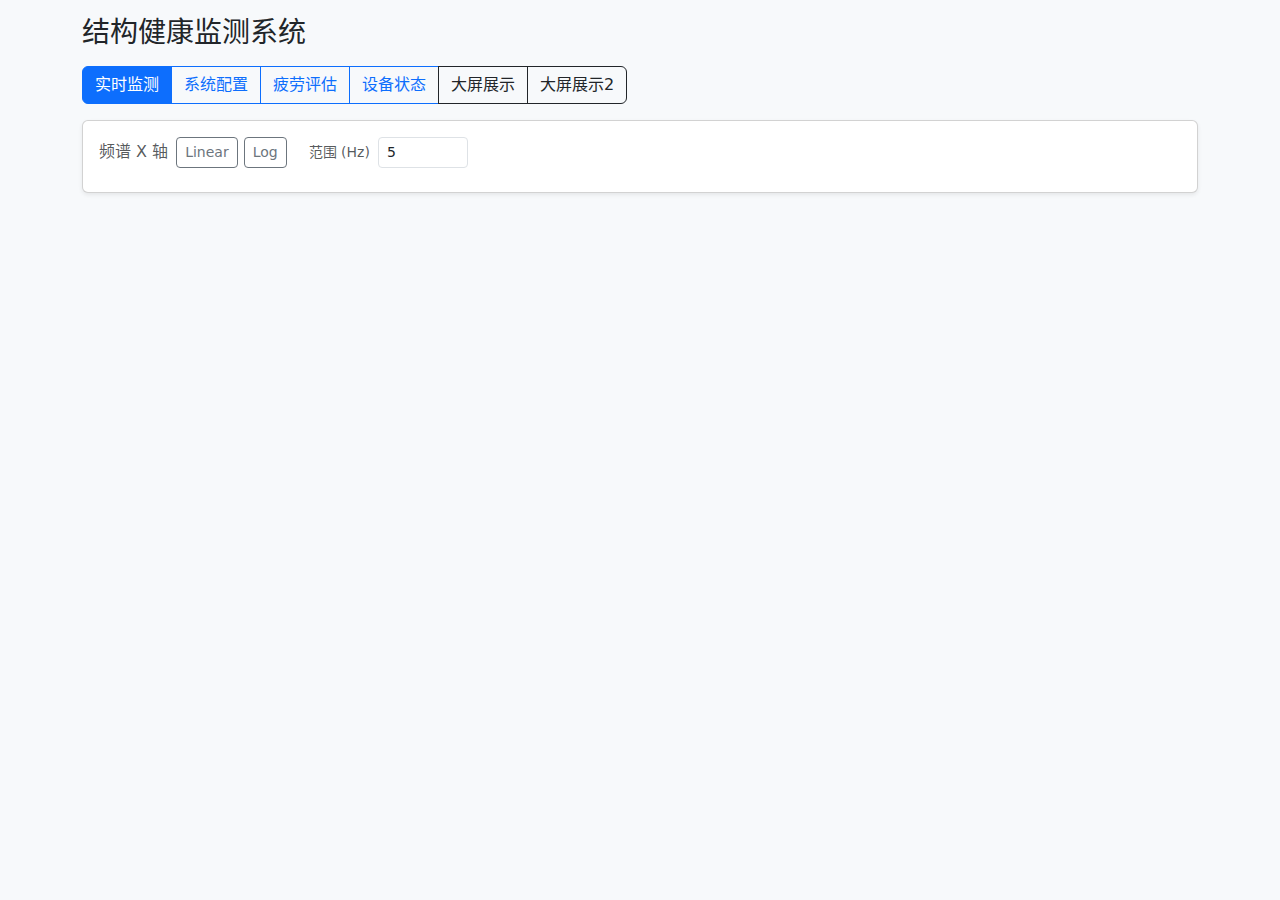
<file: frontend/index.html>
﻿<!DOCTYPE html>
<html lang="zh-CN">
<head>
    <meta charset="UTF-8">
    <title>cDAQ Monitoring (MVP)</title>

    <!-- Socket.IO (protocol v4 client) -->
    <script src="https://cdn.socket.io/4.7.5/socket.io.min.js"></script>

    <!-- Plotly -->
    <script src="https://cdn.plot.ly/plotly-2.27.0.min.js"></script>
    <!-- Bootstrap -->
    <link rel="stylesheet" href="https://cdn.jsdelivr.net/npm/bootstrap@5.3.3/dist/css/bootstrap.min.css">

    <style>
        body { background: #f7f9fb; }
        .tab-panel { display: none; }
        .tab-panel.active { display: block; }
        .plot { width: 100%; height: 240px; }
        .fatigue-params { font-size: 13px; color: #495057; line-height: 1.4; }
        .spectrum-btns button { margin-right: 6px; }
        .fatigue-info { font-size: 16px; color: #212529; line-height: 1.7; }
        .section-border { border: 1px solid #dee2e6; border-radius: 6px; padding: 10px; margin-bottom: 8px; background: #fff; overflow: hidden; }
        .fatigue-table { font-size: 12px; }
        .fatigue-table th, .fatigue-table td { padding: 0.25rem 0.4rem; }
        .wind-compass-svg { width: 220px; height: 220px; }
    </style>
</head>

<body>

<div class="container py-3">
<h3 class="mb-3">结构健康监测系统</h3>

<div class="mb-3">
    <div class="btn-group" role="group">
        <button id="tab-monitor" class="btn btn-outline-primary active" onclick="setActiveTab('monitor')">实时监测</button>
        <button id="tab-config" class="btn btn-outline-primary" onclick="setActiveTab('config')">系统配置</button>
        <button id="tab-fatigue" class="btn btn-outline-primary" onclick="setActiveTab('fatigue')">疲劳评估</button>
        <button id="tab-status" class="btn btn-outline-primary" onclick="setActiveTab('status')">设备状态</button>
        <a class="btn btn-outline-dark" href="dashboard.html" target="_blank">大屏展示</a>
        <a class="btn btn-outline-dark" href="dashboard2.html" target="_blank">大屏展示2</a>
    </div>
</div>

<div id="monitor-panel" class="tab-panel active">
    <div id="wind-card-holder" class="mb-3"></div>
    <div id="devices-container" class="row g-3"></div>
    <div class="card shadow-sm mt-3">
        <div class="card-body">
            <div id="spectrum-controls" class="d-flex align-items-center spectrum-btns mb-2">
                <span class="me-2 text-muted">频谱 X 轴</span>
                <button class="btn btn-sm btn-outline-secondary" onclick="setSpectrumScale('linear')">Linear</button>
                <button class="btn btn-sm btn-outline-secondary" onclick="setSpectrumScale('log')">Log</button>
                <div class="ms-3 d-flex align-items-center">
                    <label for="spectrum-max-hz" class="me-2 text-muted small">范围 (Hz)</label>
                    <input id="spectrum-max-hz" type="number" min="0.1" step="0.1" value="5" class="form-control form-control-sm" style="width: 90px;">
                </div>
            </div>
            <div id="spectrum-container"></div>
        </div>
    </div>
</div>

<div id="config-panel" class="tab-panel">
    <p class="text-muted">通过表单更新配置（保存后立即重载，需重新点击 Start 生效）。</p>
    <div id="config-form" class="card card-body shadow-sm"></div>
    <div class="mt-2">
        <button class="btn btn-outline-secondary me-2" onclick="reloadConfig()">重新加载</button>
        <button class="btn btn-primary" onclick="saveConfig()">保存配置</button>
    </div>
    <div id="save-status" class="mt-2 small text-muted"></div>
</div>

<div id="fatigue-panel" class="tab-panel">
    <p class="text-muted">展示最近一次疲劳方向损伤结果（后端每 10 分钟更新一次）。</p>
    <div class="mb-2">
        <button class="btn btn-sm btn-outline-danger" onclick="resetFatigue()">重置疲劳累计</button>
        <span id="fatigue-status" class="small text-muted ms-2"></span>
    </div>
    <div id="fatigue-cards" class="row g-3"></div>
</div>

<div id="status-panel" class="tab-panel">
    <div class="row g-3">
        <div class="col-12 col-lg-4">
            <div class="card card-body shadow-sm h-100">
                <h5 class="mb-3">主机状态</h5>
                <div id="sys-status" class="small text-muted">加载中...</div>
            </div>
        </div>
        <div class="col-12 col-lg-8">
            <div class="card card-body shadow-sm h-100">
                <div class="d-flex justify-content-between align-items-center mb-2">
                    <h5 class="mb-0">数据目录</h5>
                    <div id="data-path" class="small text-muted"></div>
                </div>
                <div id="data-breadcrumbs" class="mb-2 small"></div>
                <div id="data-list" style="max-height: 240px; overflow-y: auto;"></div>
            </div>
        </div>
    </div>
    <div class="row g-3 mt-2">
        <div class="col-12">
            <div class="card card-body shadow-sm">
                <div class="d-flex justify-content-between align-items-center mb-2">
                    <h5 class="mb-0">文件预览</h5>
                    <div id="file-info" class="small text-muted"></div>
                </div>
                <div id="file-viewer"></div>
            </div>
        </div>
    </div>
</div>

<script>
/* =====================================================
   Socket.IO 连接
===================================================== */
// Use current host so LAN/mobile works (avoid hardcoded 127.0.0.1)
const socket = io();
let deviceConfigs = {};
let configData = {};
let deviceStatus = {};
const subscribed = new Set();
let fatigueData = {};
let spectrumScale = "linear";
const spectrumCache = {};
let spectrumMaxHz = 5;
let systemStatus = {};
let currentDataPath = "";
let currentFile = { path: "", type: "", rows: [], content: "" };
let tdmsChannels = [];
let tdmsCurrent = { path: "", channel: "", group: "" };

function initSpectrumControls() {
    const maxHzInput = document.getElementById("spectrum-max-hz");
    if (!maxHzInput) return;
    spectrumMaxHz = Number(maxHzInput.value) || spectrumMaxHz;
    maxHzInput.addEventListener("input", (e) => {
        setSpectrumMaxHz(e.target.value);
    });
}

function getDeviceLabel(deviceKey) {
    const cfg = (deviceConfigs || {})[deviceKey] || {};
    return cfg.display_name || deviceKey;
}

/* =====================================================
   System status + data browser
===================================================== */
function formatBytes(bytes) {
    if (bytes === null || bytes === undefined) return "-";
    const units = ["B", "KB", "MB", "GB", "TB"];
    let v = Number(bytes);
    let i = 0;
    while (v >= 1024 && i < units.length - 1) {
        v /= 1024;
        i += 1;
    }
    return `${v.toFixed(1)} ${units[i]}`;
}

function formatTime(ts) {
    if (!ts && ts !== 0) return "-";
    try {
        return new Date(ts * 1000).toLocaleString();
    } catch (e) {
        return "-";
    }
}

async function fetchSystemStatus() {
    try {
        const res = await fetch("/api/system/status");
        systemStatus = await res.json();
        renderSystemStatus();
    } catch (e) {
        const el = document.getElementById("sys-status");
        if (el) el.textContent = "加载失败";
    }
}

function renderSystemStatus() {
    const el = document.getElementById("sys-status");
    if (!el) return;
    const cpu = systemStatus.cpu_percent;
    const disk = systemStatus.disk || {};
    const cpuStr = cpu != null ? `${cpu.toFixed ? cpu.toFixed(1) : cpu}%` : "-";
    const diskStr = (disk.total != null)
        ? `${formatBytes(disk.used)}/${formatBytes(disk.total)} (剩余 ${formatBytes(disk.free)})`
        : "-";
    el.innerHTML = `
        <div>CPU: ${cpuStr}</div>
        <div>磁盘: ${diskStr}</div>
        <div>数据目录: ${systemStatus.data_dir || "-"}</div>
    `;
}

async function fetchDataList(path = "") {
    try {
        const res = await fetch(`/api/system/data?path=${encodeURIComponent(path)}`);
        const data = await res.json();
        currentDataPath = data.path || "";
        renderDataList(data);
    } catch (e) {
        const list = document.getElementById("data-list");
        if (list) list.textContent = "加载失败";
    }
}

function renderDataList(data) {
    const list = document.getElementById("data-list");
    const crumbsEl = document.getElementById("data-breadcrumbs");
    const pathEl = document.getElementById("data-path");
    if (pathEl) pathEl.textContent = `${data.root || ""}${data.path ? "/" + data.path : ""}`;
    if (crumbsEl) {
        const crumbs = (data.breadcrumbs || []).map(c => {
            return `<a href="#" onclick="openDataPath('${c.path || ""}');return false;">${c.name || "/"}</a>`;
        }).join(" / ");
        crumbsEl.innerHTML = crumbs || "/";
    }
    if (!list) return;
    const entries = data.entries || [];
    if (!entries.length) {
        list.textContent = "空目录";
        return;
    }
    const rows = entries.map(e => {
        const isTdms = e.name.toLowerCase().endsWith(".tdms");
        const isCsv = e.name.toLowerCase().endsWith(".csv");
        const nameLink = e.is_dir
            ? `<a href="#" onclick="openDataPath('${e.path}');return false;">📁 ${e.name}</a>`
            : `<a href="#" onclick="viewFile('${e.path}', ${isTdms}, ${isCsv});return false;">📄 ${e.name}</a>`;
        const size = e.is_dir ? "" : formatBytes(e.size);
        const mtime = formatTime(e.mtime);
        return `<tr><td>${nameLink}</td><td>${size}</td><td>${mtime}</td></tr>`;
    }).join("");
    list.innerHTML = `
        <table class="table table-sm mb-0">
            <thead class="table-light"><tr><th>名称</th><th style="width: 120px;">大小</th><th style="width: 170px;">修改时间</th></tr></thead>
            <tbody>${rows}</tbody>
        </table>
    `;
}

function openDataPath(path) {
    currentDataPath = path || "";
    fetchDataList(currentDataPath);
}

async function viewFile(path, isTdms = false, isCsv = false) {
    if (isTdms) {
        await fetchTdmsChannels(path);
        return;
    }
    try {
        const tail = isCsv ? "&tail=200" : "";
        const res = await fetch(`/api/system/file?path=${encodeURIComponent(path)}${tail}&nocache=${Date.now()}`, {
            cache: "no-store"
        });
        const data = await res.json();
        currentFile = { path, type: data.type, rows: data.rows || [], content: data.content || "" };
        renderFileViewer();
    } catch (e) {
        const viewer = document.getElementById("file-viewer");
        if (viewer) viewer.textContent = "文件加载失败";
    }
}

function renderFileViewer() {
    const viewer = document.getElementById("file-viewer");
    const info = document.getElementById("file-info");
    if (!viewer) return;
    const { path, type, rows, content } = currentFile;
    if (info) info.textContent = path || "";
    if (!path) {
        viewer.textContent = "请选择文件";
        return;
    }
    if (type === "csv") {
        if (!rows || !rows.length) {
            viewer.textContent = "空CSV";
            return;
        }
        const thead = rows[0].map(h => `<th>${h}</th>`).join("");
        const body = rows.slice(1).map(r => `<tr>${r.map(c => `<td>${c}</td>`).join("")}</tr>`).join("");
        viewer.innerHTML = `
            <div class="table-responsive" style="max-height: 320px; overflow: auto;">
                <table class="table table-sm table-striped mb-0">
                    <thead class="table-light"><tr>${thead}</tr></thead>
                    <tbody>${body}</tbody>
                </table>
            </div>
        `;
    } else {
        viewer.innerHTML = `<pre style="max-height: 320px; overflow: auto; white-space: pre-wrap;">${content || "无内容"}</pre>`;
    }
}

async function fetchTdmsChannels(path) {
    try {
        const res = await fetch(`/api/system/tdms?path=${encodeURIComponent(path)}`);
        const data = await res.json();
        if (!data.channels) {
            throw new Error(data.error || "未找到通道");
        }
        tdmsChannels = data.channels || [];
        tdmsCurrent = { path, channel: tdmsChannels[0]?.channel || "", group: tdmsChannels[0]?.group || "" };
        renderTdmsViewer();
        if (tdmsCurrent.channel) {
            await fetchTdmsData(tdmsCurrent.path, tdmsCurrent.group, tdmsCurrent.channel);
        }
    } catch (e) {
        const viewer = document.getElementById("file-viewer");
        if (viewer) viewer.textContent = "TDMS 读取失败";
    }
}

async function fetchTdmsData(path, group, channel) {
    try {
        const res = await fetch(`/api/system/tdms?path=${encodeURIComponent(path)}&group=${encodeURIComponent(group)}&channel=${encodeURIComponent(channel)}`);
        const data = await res.json();
        renderTdmsData(data);
    } catch (e) {
        const viewer = document.getElementById("file-viewer");
        if (viewer) viewer.textContent = "TDMS 通道加载失败";
    }
}

function renderTdmsViewer() {
    const viewer = document.getElementById("file-viewer");
    const info = document.getElementById("file-info");
    if (!viewer) return;
    if (info) info.textContent = tdmsCurrent.path || "";
    const options = tdmsChannels.map(ch => {
        const key = `${ch.group}::${ch.channel}`;
        const selected = (ch.channel === tdmsCurrent.channel && ch.group === tdmsCurrent.group) ? "selected" : "";
        return `<option value="${key}" ${selected}>${ch.group}/${ch.channel}</option>`;
    }).join("");
    viewer.innerHTML = `
        <div class="d-flex align-items-center mb-2">
            <label class="me-2">通道</label>
            <select id="tdms-channel-select" class="form-select form-select-sm" style="max-width: 260px;">
                ${options}
            </select>
        </div>
        <div id="tdms-plot" style="width:100%; height:320px;"></div>
    `;
    document.getElementById("tdms-channel-select")?.addEventListener("change", async (e) => {
        const val = e.target.value;
        const [grp, ch] = val.split("::");
        tdmsCurrent.group = grp;
        tdmsCurrent.channel = ch;
        await fetchTdmsData(tdmsCurrent.path, grp, ch);
    });
}

function renderTdmsData(data) {
    const plotDiv = document.getElementById("tdms-plot");
    if (!plotDiv) return;
    if (data.error) {
        plotDiv.textContent = data.error;
        return;
    }
    const x = data.time && data.time.length ? data.time : data.data.map((_, i) => i);
    Plotly.newPlot(plotDiv, [{
        x,
        y: data.data || [],
        mode: "lines",
        line: { width: 1 }
    }], {
        margin: { t: 20, b: 40, l: 60, r: 20 },
        xaxis: { title: "时间 (s)" },
        yaxis: { title: data.unit || "幅值" }
    }, { displayModeBar: false });
}

socket.on("connect", () => {
    console.log("Socket connected");
    socket.emit("get_devices");
    reloadConfig();
    fetchFatigue();
    fetchWind();
    fetchSystemStatus();
    fetchDataList(currentDataPath);
});

socket.on("devices", (payload) => {
    const { devices = {}, status = {} } = payload || {};
    deviceConfigs = devices;
    deviceStatus = status;
    renderDevices();
    console.log("Device status:", status);
});

socket.on("wind_sample", (payload) => {
    updateWindSample(payload);
});

socket.on("wind_stats", (payload) => {
    updateWindStats(payload);
});

/* =====================================================
   Tabs
===================================================== */
function setActiveTab(name) {
    document.getElementById("monitor-panel").classList.toggle("active", name === "monitor");
    document.getElementById("config-panel").classList.toggle("active", name === "config");
    document.getElementById("fatigue-panel").classList.toggle("active", name === "fatigue");
    document.getElementById("status-panel").classList.toggle("active", name === "status");
    document.getElementById("tab-monitor").classList.toggle("active", name === "monitor");
    document.getElementById("tab-config").classList.toggle("active", name === "config");
    document.getElementById("tab-fatigue").classList.toggle("active", name === "fatigue");
    document.getElementById("tab-status").classList.toggle("active", name === "status");
    if (name === "monitor") {
        requestAnimationFrame(resizeAllPlots);
    } else if (name === "fatigue") {
        requestAnimationFrame(renderFatigue);
    } else if (name === "status") {
        fetchSystemStatus();
        fetchDataList(currentDataPath);
    }
}

/* =====================================================
   Wind (sim / RS485)
===================================================== */
let windState = { connected: false, mode: "sim", sample: null, stats: null };

async function fetchWind() {
    try {
        const res = await fetch("/api/wind");
        const data = await res.json();
        windState = {
            connected: !!data.connected,
            mode: data.mode || "sim",
            sample: data.sample || null,
            stats: data.stats || null,
        };
        renderWindCard();
    } catch (e) {
        // ignore
    }
}

function updateWindSample(payload) {
    if (!payload) return;
    windState.connected = !!payload.connected;
    windState.mode = payload.mode || windState.mode;
    windState.sample = {
        ts: payload.ts,
        speed_mps: payload.speed_mps,
        direction_deg: payload.direction_deg,
    };
    renderWindCard();
}

function updateWindStats(payload) {
    if (!payload) return;
    windState.connected = !!payload.connected;
    windState.mode = payload.mode || windState.mode;
    windState.stats = payload.stats || null;
    renderWindCard();
}

function renderWindCard() {
    const holder = document.getElementById("wind-card-holder");
    if (!holder) return;

    const connected = windState.connected;
    const mode = windState.mode || "sim";
    const badgeClass = connected ? "text-bg-success" : "text-bg-secondary";
    const badgeText = connected ? "已连接" : (mode === "sim" ? "未连接（仿真）" : "未连接");

    const s = windState.sample || {};
    const st = windState.stats || {};
    const speed = (s.speed_mps != null) ? Number(s.speed_mps).toFixed(2) : "-";
    const dir = (s.direction_deg != null) ? Number(s.direction_deg).toFixed(1) : "-";
    const mean = (st.speed_mean != null) ? Number(st.speed_mean).toFixed(2) : "-";
    const min = (st.speed_min != null) ? Number(st.speed_min).toFixed(2) : "-";
    const max = (st.speed_max != null) ? Number(st.speed_max).toFixed(2) : "-";
    const dmean = (st.direction_mean_deg != null) ? Number(st.direction_mean_deg).toFixed(1) : "-";
    const dirVal = (s.direction_deg != null) ? Number(s.direction_deg) : null;
    const needleDeg = Number.isFinite(dirVal) ? dirVal : 0; // 0=北 顺时针
    holder.innerHTML = `
      <div class="card shadow-sm">
        <div class="card-body">
          <div class="d-flex justify-content-between align-items-center mb-2">
            <div class="h5 mb-0">风速 / 风向</div>
            <span class="badge ${badgeClass}">${badgeText}</span>
          </div>
          <div class="row g-3 align-items-center">
            <div class="col-12 col-md-6">
              <div class="small text-muted">实时</div>
              <div class="h5 mb-1">${speed} m/s</div>
              <div class="mb-2">风向：${dir} °</div>
              <div class="small text-muted">10分钟统计</div>
              <div>平均风速：${mean} m/s</div>
              <div>最小/最大：${min} / ${max} m/s</div>
              <div>平均风向：${dmean} °</div>
            </div>
            <div class="col-12 col-md-6 d-flex justify-content-center">
              <svg class="wind-compass-svg" viewBox="0 0 220 220">
                <defs>
                  <linearGradient id="needle-grad" x1="0" x2="0" y1="0" y2="1">
                    <stop offset="0%" stop-color="#ff6b6b"/>
                    <stop offset="100%" stop-color="#343a40"/>
                  </linearGradient>
                </defs>
                <circle cx="110" cy="110" r="104" fill="url(#bg-grad)" />
                <circle cx="110" cy="110" r="104" fill="none" stroke="#dee2e6" stroke-width="2"/>
                <g stroke="#ced4da" stroke-width="1">
                  ${[0,15,30,45,60,75,90].map(a => `
                    <line x1="110" y1="10" x2="110" y2="26" transform="rotate(${a},110,110)"/>
                    <line x1="110" y1="194" x2="110" y2="210" transform="rotate(${a},110,110)"/>`).join("")}
                  ${[0,30,60,90,120,150,180,210,240,270,300,330].map(a => `
                    <line x1="110" y1="110" x2="110" y2="34" transform="rotate(${a},110,110)" opacity="0.08"/>`).join("")}
                </g>
                <text x="110" y="28" text-anchor="middle" fill="#495057" font-size="12" font-weight="600">北</text>
                <text x="110" y="204" text-anchor="middle" fill="#495057" font-size="12" font-weight="600">南</text>
                <text x="192" y="114" text-anchor="middle" fill="#495057" font-size="12" font-weight="600">东</text>
                <text x="28" y="114" text-anchor="middle" fill="#495057" font-size="12" font-weight="600">西</text>
                <g transform="rotate(${needleDeg},110,110)">
                  <path d="M110 40 L116 120 L104 120 Z" fill="url(#needle-grad)" stroke="#343a40" stroke-width="1" />
                </g>
                <circle cx="110" cy="110" r="8" fill="#212529" stroke="#f8f9fa" stroke-width="3"/>
              </svg>
            </div>
          </div>
        </div>
      </div>
    `;
}

/* =====================================================
   配置加载 / 保存
===================================================== */
async function reloadConfig() {
    try {
        const res = await fetch("/api/config");
        const data = await res.json();
        configData = data;
        deviceConfigs = data.devices || {};
        renderConfigForm();
        renderDevices();
        setStatus("已加载配置", false);
    } catch (err) {
        setStatus(`加载失败: ${err}`, true);
    }
}

async function saveConfig() {
    try {
        const parsed = readConfigForm();
        const res = await fetch("/api/config", {
            method: "POST",
            headers: { "Content-Type": "application/json" },
            body: JSON.stringify(parsed)
        });
        const out = await res.json();
        if (!res.ok || out.status === "error") {
            throw new Error(out.error || "保存失败");
        }
        configData = out.config;
        deviceConfigs = configData.devices || {};
        renderDevices();
        setStatus("已保存配置，采集参数已重载，需重新点击 Start", false);
    } catch (err) {
        setStatus(`保存失败: ${err.message || err}`, true);
    }
}

function setStatus(msg, isError) {
    const el = document.getElementById("save-status");
    el.textContent = msg;
    el.style.color = isError ? "#b00" : "#444";
}

/* =====================================================
   Spectrum handling
===================================================== */
function renderSpectrum(device, freq = [], spectra = []) {
    spectrumCache[device] = { freq, spectra };
    const container = document.getElementById("spectrum-container");
    let chart = document.getElementById(`spectrum-${device}`);
    if (!chart) {
        chart = document.createElement("div");
        chart.id = `spectrum-${device}`;
        chart.style.width = "100%";
        chart.style.height = "280px";
        chart.style.marginBottom = "16px";
        container.appendChild(chart);
    }
    let plotFreq = freq;
    let plotSpectra = spectra;
    const maxHz = Number(spectrumMaxHz);
    if (maxHz > 0 && Array.isArray(freq) && freq.length) {
        const keepIdx = [];
        for (let i = 0; i < freq.length; i += 1) {
            if (freq[i] <= maxHz) keepIdx.push(i);
        }
        plotFreq = keepIdx.map(i => freq[i]);
        plotSpectra = (spectra || []).map(mag => keepIdx.map(i => mag[i]));
    }
    const traces = (plotSpectra || []).map((mag, idx) => ({
        x: plotFreq,
        y: mag,
        mode: "lines",
        line: { width: 1 },
        name: `CH${idx}`
    }));
    if (!traces.length) {
        chart.textContent = "等待频谱数据...";
        return;
    }
    Plotly.newPlot(chart, traces, {
        margin: { t: 20, b: 40, l: 60, r: 20 },
        xaxis: { title: "Frequency (Hz)", type: spectrumScale === "log" ? "log" : "linear" },
        yaxis: { title: "Magnitude (dB)" }
    }, { displayModeBar: false });
}

function setSpectrumScale(scale) {
    spectrumScale = scale === "log" ? "log" : "linear";
    Object.entries(spectrumCache).forEach(([dev, data]) => {
        renderSpectrum(dev, data.freq, data.spectra);
    });
}

function setSpectrumMaxHz(value) {
    const v = Number(value);
    spectrumMaxHz = Number.isFinite(v) ? v : 0;
    Object.entries(spectrumCache).forEach(([dev, data]) => {
        renderSpectrum(dev, data.freq, data.spectra);
    });
}

function renderConfigForm() {
    const container = document.getElementById("config-form");
    if (!configData || !container) return;
    container.innerHTML = "";

    const sampleRateOptions = [51200, 25600, 12800, 6400, 3200, 1600, 800, 400, 200, 100, 10];
    const currentRate = Number(configData.effective_sample_rate || configData.sample_rate || 0);
    // System parameters
    const sysBox = document.createElement("div");
    sysBox.className = "mb-3";
    sysBox.innerHTML = `
        <h5>系统参数</h5>
        <div class="row g-2">
            <div class="col-12 col-md-4">
                <label class="form-label">采样率 sample_rate (Hz)</label>
                <select id="cfg-sample-rate" class="form-select form-select-sm">
                    ${sampleRateOptions.map(v => `<option value="${v}" ${v === currentRate ? "selected" : ""}>${v}</option>`).join("")}
                    <option value="${currentRate}" ${sampleRateOptions.includes(currentRate) ? "" : "selected"}>${sampleRateOptions.includes(currentRate) ? "自定义" : currentRate}</option>
                </select>
            </div>
            <div class="col-12 col-md-4">
                <label class="form-label">每次读取 samples_per_read</label>
                <input type="number" id="cfg-samples-per-read" class="form-control form-control-sm" value="${configData.samples_per_read || 0}">
            </div>
            <div class="col-12 col-md-4">
                <label class="form-label">FFT 间隔 fft_interval (s)</label>
                <input type="number" step="0.01" id="cfg-fft-interval" class="form-control form-control-sm" value="${configData.fft_interval || 0}">
            </div>
            <div class="col-12 col-md-4">
                <label class="form-label">频谱窗口 fft_window_s (s)</label>
                <input type="number" step="1" min="1" id="cfg-fft-window" class="form-control form-control-sm" value="${configData.fft_window_s || 30}">
            </div>
            <div class="col-12 col-md-4">
                <label class="form-label">位移积分方法 disp_method</label>
                <select id="cfg-disp-method" class="form-select form-select-sm">
                    <option value="fft" ${(String(configData.disp_method || "fft").toLowerCase() === "fft") ? "selected" : ""}>频域 FFT</option>
                    <option value="time" ${(String(configData.disp_method || "fft").toLowerCase() === "time") ? "selected" : ""}>时域积分</option>
                </select>
            </div>
        </div>
    `;
    container.appendChild(sysBox);
    const sysDivider = document.createElement("hr");
    sysDivider.className = "my-3";
    container.appendChild(sysDivider);

    // Wind parameters
    const windCfg = configData.wind || {};
    const windRs485 = windCfg.rs485 || {};
    const windBox = document.createElement("div");
    windBox.className = "mb-3";
    windBox.innerHTML = `
        <h5>风速 / 风向</h5>
        <div class="row g-2">
            <div class="col-12 col-md-3">
                <label class="form-label">启用</label>
                <div class="form-check">
                    <input class="form-check-input" type="checkbox" id="cfg-wind-enabled" ${windCfg.enabled !== false ? "checked" : ""}>
                    <label class="form-check-label" for="cfg-wind-enabled">采集风速风向</label>
                </div>
            </div>
            <div class="col-12 col-md-3">
                <label class="form-label">模式</label>
                <select id="cfg-wind-mode" class="form-select form-select-sm">
                    <option value="sim" ${(String(windCfg.mode || "sim").toLowerCase() === "sim") ? "selected" : ""}>仿真</option>
                    <option value="rs485" ${(String(windCfg.mode || "sim").toLowerCase() === "rs485") ? "selected" : ""}>RS485</option>
                </select>
            </div>
            <div class="col-12 col-md-3">
                <label class="form-label">采样间隔 (s)</label>
                <input type="number" step="0.1" min="0.1" id="cfg-wind-sample-interval" class="form-control form-control-sm" value="${windCfg.sample_interval_s ?? 1.0}">
            </div>
            <div class="col-12 col-md-3">
                <label class="form-label">统计间隔 (s)</label>
                <input type="number" step="1" min="10" id="cfg-wind-stats-interval" class="form-control form-control-sm" value="${windCfg.stats_interval_s ?? 600.0}">
            </div>
        </div>

        <div class="row g-2 mt-1" id="cfg-wind-sim-row">
            <div class="col-12 col-md-3">
                <label class="form-label">仿真 Seed</label>
                <input type="number" step="1" id="cfg-wind-sim-seed" class="form-control form-control-sm" value="${windCfg.sim_seed ?? 1}">
            </div>
        </div>

        <div class="row g-2 mt-1" id="cfg-wind-rs485-row">
            <div class="col-12 col-md-3">
                <label class="form-label">串口 (COM)</label>
                <input type="text" id="cfg-wind-port" class="form-control form-control-sm" value="${windRs485.port || "COM3"}">
            </div>
            <div class="col-12 col-md-3">
                <label class="form-label">波特率</label>
                <input type="number" step="1" id="cfg-wind-baudrate" class="form-control form-control-sm" value="${windRs485.baudrate ?? 9600}">
            </div>
            <div class="col-12 col-md-3">
                <label class="form-label">从站地址</label>
                <input type="number" step="1" min="1" id="cfg-wind-slave-id" class="form-control form-control-sm" value="${windRs485.slave_id ?? 1}">
            </div>
            <div class="col-12 col-md-3">
                <label class="form-label">超时 (s)</label>
                <input type="number" step="0.1" min="0.1" id="cfg-wind-timeout" class="form-control form-control-sm" value="${windRs485.timeout_s ?? 0.5}">
            </div>
            <div class="col-12 col-md-3">
                <label class="form-label">数据位</label>
                <select id="cfg-wind-bytesize" class="form-select form-select-sm">
                    <option value="7" ${Number(windRs485.bytesize ?? 8) === 7 ? "selected" : ""}>7</option>
                    <option value="8" ${Number(windRs485.bytesize ?? 8) === 8 ? "selected" : ""}>8</option>
                </select>
            </div>
            <div class="col-12 col-md-3">
                <label class="form-label">校验</label>
                <select id="cfg-wind-parity" class="form-select form-select-sm">
                    <option value="N" ${(String(windRs485.parity || "N").toUpperCase() === "N") ? "selected" : ""}>N</option>
                    <option value="E" ${(String(windRs485.parity || "N").toUpperCase() === "E") ? "selected" : ""}>E</option>
                    <option value="O" ${(String(windRs485.parity || "N").toUpperCase() === "O") ? "selected" : ""}>O</option>
                </select>
            </div>
            <div class="col-12 col-md-3">
                <label class="form-label">停止位</label>
                <select id="cfg-wind-stopbits" class="form-select form-select-sm">
                    <option value="1" ${Number(windRs485.stopbits ?? 1) === 1 ? "selected" : ""}>1</option>
                    <option value="2" ${Number(windRs485.stopbits ?? 1) === 2 ? "selected" : ""}>2</option>
                </select>
            </div>
            <div class="col-12 col-md-3">
                <label class="form-label">Modbus RTU</label>
                <div class="small text-muted">读取 01 03 0000 0005</div>
            </div>
        </div>
    `;
    container.appendChild(windBox);
    const windDivider = document.createElement("hr");
    windDivider.className = "my-3";
    container.appendChild(windDivider);

    function updateWindModeUI() {
        const mode = (document.getElementById("cfg-wind-mode")?.value || "sim").toLowerCase();
        const simRow = document.getElementById("cfg-wind-sim-row");
        const rsRow = document.getElementById("cfg-wind-rs485-row");
        if (simRow) simRow.style.display = mode === "sim" ? "" : "none";
        if (rsRow) rsRow.style.display = mode === "rs485" ? "" : "none";
    }
    document.getElementById("cfg-wind-mode")?.addEventListener("change", updateWindModeUI);
    updateWindModeUI();

    // 文件存储
    const storageCfg = configData.storage || {};
    const storageBox = document.createElement("div");
    storageBox.className = "mb-3";
    storageBox.innerHTML = `
        <h5>文件存储</h5>
        <div class="row g-2">
            <div class="col-12 col-md-2">
                <label class="form-label">启用</label>
                <div class="form-check">
                    <input class="form-check-input" type="checkbox" id="cfg-storage-enabled" ${storageCfg.enabled ? "checked" : ""}>
                    <label class="form-check-label" for="cfg-storage-enabled">按间隔保存TDMS</label>
                </div>
            </div>
            <div class="col-12 col-md-2">
                <label class="form-label">间隔 (s)</label>
                <input type="number" step="1" min="10" id="cfg-storage-interval" class="form-control form-control-sm" value="${storageCfg.interval_s ?? 600}">
            </div>
            <div class="col-12 col-md-2">
                <label class="form-label">时长 (s)</label>
                <input type="number" step="1" min="1" id="cfg-storage-duration" class="form-control form-control-sm" value="${storageCfg.duration_s ?? 30}">
            </div>
            <div class="col-12 col-md-3">
                <label class="form-label">输出目录</label>
                <input type="text" id="cfg-storage-output" class="form-control form-control-sm" value="${storageCfg.output_dir || "data"}">
            </div>
            <div class="col-12 col-md-3">
                <label class="form-label">文件名格式</label>
                <input type="text" id="cfg-storage-format" class="form-control form-control-sm" value="${storageCfg.filename_format || "{display_name}_{ts}.tdms"}">
            </div>
        </div>
    `;
    container.appendChild(storageBox);
    const storageDivider = document.createElement("hr");
    storageDivider.className = "my-3";
    container.appendChild(storageDivider);

    // Devices + channels
    const devBox = document.createElement("div");
    devBox.innerHTML = "<h5>设备与通道</h5>";
    Object.entries(configData.devices || {}).forEach(([devName, devCfg]) => {
        const devCard = document.createElement("div");
        devCard.className = "card card-body shadow-sm mb-2";

        const title = document.createElement("h4");
        title.className = "h6";
        title.textContent = `${devName} (${devCfg.model || "unknown"})`;
        devCard.appendChild(title);

        const devMetaRow = document.createElement("div");
        devMetaRow.className = "row g-2 align-items-center mb-2";
        devMetaRow.innerHTML = `
            <div class="col-12 col-md-6">
                <label class="form-label mb-1">测点名称（显示用，不影响采集）</label>
                <input type="text" class="form-control form-control-sm dev-display-name" data-dev="${devName}" value="${devCfg.display_name || devName}">
            </div>
        `;
        devCard.appendChild(devMetaRow);

        const table = document.createElement("table");
        table.className = "table table-sm align-middle";
        table.innerHTML = `
            <thead class="table-light">
                <tr>
                    <th>ID</th>
                    <th>启用</th>
                    <th>耦合</th>
                    <th>类型</th>
                    <th>单位</th>
                    <th>灵敏度 (mV/g)</th>
                    <th>IEPE</th>
                    <th>备注</th>
                </tr>
            </thead>
            <tbody></tbody>
        `;
        const tbody = table.querySelector("tbody");

        const unitOptions = ["g", "Pa", "m/s", "m"];

        (devCfg.channels || []).forEach((ch, idx) => {
            const tr = document.createElement("tr");
            tr.innerHTML = `
                <td><input type="number" value="${ch.id ?? idx}" data-dev="${devName}" data-idx="${idx}" class="ch-id form-control form-control-sm" readonly></td>
                <td class="text-center"><input type="checkbox" ${ch.enabled !== false ? "checked" : ""} data-dev="${devName}" data-idx="${idx}" class="ch-enabled form-check-input"></td>
                <td>
                    <select data-dev="${devName}" data-idx="${idx}" class="ch-coupling form-select form-select-sm">
                        <option value="AC" ${((ch.coupling || "AC").toUpperCase() === "AC") ? "selected" : ""}>AC</option>
                        <option value="DC" ${((ch.coupling || "AC").toUpperCase() === "DC") ? "selected" : ""}>DC</option>
                    </select>
                </td>
                <td><input type="text" value="${ch.type || "acc"}" data-dev="${devName}" data-idx="${idx}" class="ch-type form-control form-control-sm"></td>
                <td>
                    <select data-dev="${devName}" data-idx="${idx}" class="ch-unit form-select form-select-sm">
                        ${unitOptions.map(u => `<option value="${u}" ${ch.unit === u ? "selected" : ""}>${u}</option>`).join("")}
                    </select>
                </td>
                <td><input type="number" step="0.01" value="${ch.sensitivity ?? ""}" data-dev="${devName}" data-idx="${idx}" class="ch-sens form-control form-control-sm" title="单位 mV/g"></td>
                <td class="text-center"><input type="checkbox" ${ch.iepe ? "checked" : ""} data-dev="${devName}" data-idx="${idx}" class="ch-iepe form-check-input"></td>
                <td><input type="text" value="${ch.remark || ""}" data-dev="${devName}" data-idx="${idx}" class="ch-remark form-control form-control-sm"></td>
            `;
            tbody.appendChild(tr);
        });

        devCard.appendChild(table);
        devBox.appendChild(devCard);
    });

    container.appendChild(devBox);
}

function readConfigForm() {
    const nextConfig = {
        // effective sample rate is user's selection; actual hardware rate floors to 1600 if below
        effective_sample_rate: Number(document.getElementById("cfg-sample-rate")?.value || 0),
        sample_rate: (() => {
            const sel = Number(document.getElementById("cfg-sample-rate")?.value || 0);
            return sel > 0 && sel < 1600 ? 1600 : sel;
        })(),
        samples_per_read: Number(document.getElementById("cfg-samples-per-read")?.value || 0),
        fft_interval: Number(document.getElementById("cfg-fft-interval")?.value || 0),
        fft_window_s: Number(document.getElementById("cfg-fft-window")?.value || 0),
        disp_method: (document.getElementById("cfg-disp-method")?.value || (configData.disp_method || "fft")).toLowerCase(),
        devices: {},
        iot: configData.iot,
        wind: (() => {
            const enabled = document.getElementById("cfg-wind-enabled")?.checked ?? (configData.wind?.enabled !== false);
            const mode = (document.getElementById("cfg-wind-mode")?.value || (configData.wind?.mode || "sim")).toLowerCase();
            const sampleInterval = Number(document.getElementById("cfg-wind-sample-interval")?.value || (configData.wind?.sample_interval_s ?? 1.0));
            const statsInterval = Number(document.getElementById("cfg-wind-stats-interval")?.value || (configData.wind?.stats_interval_s ?? 600.0));
            const simSeed = Number(document.getElementById("cfg-wind-sim-seed")?.value || (configData.wind?.sim_seed ?? 1));
            const port = (document.getElementById("cfg-wind-port")?.value || (configData.wind?.rs485?.port || "COM3"));
            const baudrate = Number(document.getElementById("cfg-wind-baudrate")?.value || (configData.wind?.rs485?.baudrate ?? 9600));
            const slaveId = Number(document.getElementById("cfg-wind-slave-id")?.value || (configData.wind?.rs485?.slave_id ?? 1));
            const timeoutS = Number(document.getElementById("cfg-wind-timeout")?.value || (configData.wind?.rs485?.timeout_s ?? 0.5));
            const bytesize = Number(document.getElementById("cfg-wind-bytesize")?.value || (configData.wind?.rs485?.bytesize ?? 8));
            const parity = (document.getElementById("cfg-wind-parity")?.value || (configData.wind?.rs485?.parity || "N")).toUpperCase();
            const stopbits = Number(document.getElementById("cfg-wind-stopbits")?.value || (configData.wind?.rs485?.stopbits ?? 1));
            return {
                ...(configData.wind || {}),
                enabled,
                mode,
                sample_interval_s: sampleInterval,
                stats_interval_s: statsInterval,
                sim_seed: simSeed,
                rs485: {
                    ...(configData.wind?.rs485 || {}),
                    port,
                    baudrate,
                    slave_id: slaveId,
                    timeout_s: timeoutS,
                    bytesize,
                    parity,
                    stopbits,
                }
            };
        })(),
        storage: (() => {
            const enabled = document.getElementById("cfg-storage-enabled")?.checked ?? false;
            const interval = Number(document.getElementById("cfg-storage-interval")?.value || (configData.storage?.interval_s ?? 600));
            const duration = Number(document.getElementById("cfg-storage-duration")?.value || (configData.storage?.duration_s ?? 30));
            const outputDir = document.getElementById("cfg-storage-output")?.value || (configData.storage?.output_dir || "data");
            const filenameFormat = document.getElementById("cfg-storage-format")?.value || (configData.storage?.filename_format || "{display_name}_{ts}.tdms");
            return {
                ...(configData.storage || {}),
                enabled,
                interval_s: interval,
                duration_s: duration,
                output_dir: outputDir,
                filename_format: filenameFormat,
            };
        })(),
    };

    Object.entries(configData.devices || {}).forEach(([devName, devCfg]) => {
        const channels = (devCfg.channels || []).map((ch, idx) => {
            const idInput = document.querySelector(`.ch-id[data-dev="${devName}"][data-idx="${idx}"]`);
            const enabledInput = document.querySelector(`.ch-enabled[data-dev="${devName}"][data-idx="${idx}"]`);
            const couplingSelect = document.querySelector(`.ch-coupling[data-dev="${devName}"][data-idx="${idx}"]`);
            const typeInput = document.querySelector(`.ch-type[data-dev="${devName}"][data-idx="${idx}"]`);
            const unitSelect = document.querySelector(`.ch-unit[data-dev="${devName}"][data-idx="${idx}"]`);
            const sensInput = document.querySelector(`.ch-sens[data-dev="${devName}"][data-idx="${idx}"]`);
            const iepeInput = document.querySelector(`.ch-iepe[data-dev="${devName}"][data-idx="${idx}"]`);
            const remarkInput = document.querySelector(`.ch-remark[data-dev="${devName}"][data-idx="${idx}"]`);

            return {
                id: Number(idInput?.value ?? idx),
                enabled: enabledInput?.checked ?? true,
                coupling: couplingSelect?.value ?? "AC",
                type: typeInput?.value || "acc",
                unit: unitSelect?.value || ch.unit,
                sensitivity: Number(sensInput?.value ?? ch.sensitivity ?? 0),
                iepe: iepeInput?.checked ?? false,
                remark: remarkInput?.value || "",
                iepe_current: ch.iepe_current, // keep if present
            };
        });

        nextConfig.devices[devName] = {
            ...devCfg,
            model: devCfg.model,
            display_name: (document.querySelector(`.dev-display-name[data-dev="${devName}"]`)?.value || devCfg.display_name || devName),
            channels,
        };
    });

    return nextConfig;
}

/* =====================================================
   疲劳数据
===================================================== */
async function fetchFatigue() {
    try {
        const res = await fetch("/api/fatigue");
        fatigueData = await res.json();
        if (document.getElementById("tab-fatigue").classList.contains("active")) {
            renderFatigue();
        }
    } catch (err) {
        console.warn("fatigue fetch failed", err);
    }
    setTimeout(fetchFatigue, 30000);
}

async function resetFatigue() {
    try {
        const userInput = prompt("输入“确认”后重置疲劳累计");
        if (userInput !== "确认") {
            document.getElementById("fatigue-status").textContent = "已取消重置（需输入“确认”）。";
            return;
        }
        const res = await fetch("/api/fatigue/reset", {
            method: "POST",
            headers: { "Content-Type": "application/json" },
            body: JSON.stringify({})
        });
        const data = await res.json();
        if (!res.ok || data.status !== "ok") {
            throw new Error(data.error || "重置失败");
        }
        document.getElementById("fatigue-status").textContent = "已重置累计损伤";
        await fetchFatigue();
    } catch (err) {
        document.getElementById("fatigue-status").textContent = `重置失败: ${err.message || err}`;
    }
}

function renderFatigue() {
    const container = document.getElementById("fatigue-cards");
    container.innerHTML = "";

    const names = Object.keys(fatigueData);
    if (!names.length) {
        container.textContent = "尚无疲劳结果（等待后端生成）。";
        return;
    }

    names.forEach(name => {
        const item = fatigueData[name];
        const cardCol = document.createElement("div");
        cardCol.className = "col-12";
        const card = document.createElement("div");
        card.className = "card card-body shadow-sm";

        const title = document.createElement("h3");
        title.textContent = `${name} 疲劳结果`;
        card.appendChild(title);

        const info = document.createElement("div");
        info.className = "fatigue-params fatigue-info";
        const dmaxTxt = item.D_cum_max ?? item.Dmax;
        const phiTxt = item.phi_deg_cum ?? item.phi_deg;
        info.innerHTML = [
            `时间: ${item.timestamp || "-"}`,
            `Dmax(累计): ${dmaxTxt?.toExponential ? dmaxTxt.toExponential(3) : dmaxTxt}`,
            `方向: ${phiTxt?.toFixed ? phiTxt.toFixed(2) : phiTxt}°`,
            `最大应力幅(本窗口): ${item.Sa_max?.toFixed ? item.Sa_max.toFixed(3) : item.Sa_max} MPa`
        ].join(" | ");
        const params = item.params || {};
        const paramBox = document.createElement("div");
        paramBox.className = "fatigue-params fatigue-info";
        paramBox.innerHTML = [
            `采样频率 fs = ${params.fs || "-"}`,
            `位移-应力系数 k_disp2stress = ${params.k_disp2stress || "-"} MPa/m`,
            `弹性模量 E = ${params.et || "-"} MPa`,
            `方向分辨率 dphi = ${params.dphi_deg || "-"} °`
        ].join("<br>");

        const topRow = document.createElement("div");
        topRow.className = "row g-2";

        const infoCol = document.createElement("div");
        infoCol.className = "col-12 col-md-6";
        const infoBox = document.createElement("div");
        infoBox.className = "section-border";
        infoBox.appendChild(info);
        infoBox.appendChild(paramBox);
        infoCol.appendChild(infoBox);

        const snCol = document.createElement("div");
        snCol.className = "col-12 col-md-6";
        const snTitle = document.createElement("h6");
        snTitle.textContent = "S-N 曲线";
        snCol.appendChild(snTitle);
        const snDiv = document.createElement("div");
        snDiv.id = `fatigue-sn-${name}`;
        snDiv.style.width = "100%";
        snDiv.style.height = "280px";
        snDiv.style.marginTop = "8px";
        snCol.appendChild(snDiv);

        topRow.appendChild(infoCol);
        topRow.appendChild(snCol);
        card.appendChild(topRow);

        const polarDiv = document.createElement("div");
        polarDiv.id = `fatigue-polar-${name}`;
        polarDiv.style.width = "100%";
        polarDiv.style.height = "380px";
        card.appendChild(polarDiv);

        const phiList = item.phi_deg_list || [];
        const dList = item.D_phi_cum || item.D_phi || [];
        if (phiList.length && dList.length) {
            const pairs = phiList
                .map((phi, i) => [Number(phi), Number(dList[i])])
                .filter(p => Number.isFinite(p[0]) && Number.isFinite(p[1]));
            pairs.sort((a, b) => a[0] - b[0]);
            const closedPhi = pairs.map(p => p[0]);
            const closedD = pairs.map(p => p[1]);
            if (closedPhi.length) {
                closedPhi.push(closedPhi[0]);
                closedD.push(closedD[0]);
            }
            // If most bins are zero, the curve collapses to the origin and looks like “spokes”。
            // For visualization only: raise the floor slightly so the curve becomes a ring.
            const maxD = closedD.length ? Math.max(...closedD) : 0;
            const floor = maxD > 0 ? maxD * 0.005 : 0;
            const dPlot = floor > 0 ? closedD.map(v => (v > 0 ? v : floor)) : closedD;
            Plotly.newPlot(polarDiv, [{
                type: "scatterpolar",
                r: dPlot,
                theta: closedPhi,
                mode: "lines+markers",
                fill: "toself",
                fillcolor: "rgba(0,187,119,0.10)",
                line: { color: "#0b7", width: 2 },
                marker: { size: 4 }
            }, {
                type: "scatterpolar",
                r: [(item.D_cum_max || item.Dmax || 0)],
                theta: [item.phi_deg_cum || item.phi_deg || 0],
                mode: "markers",
                marker: { color: "red", size: 8 },
                name: "Dmax"
            }], {
                polar: {
                    radialaxis: { title: "疲劳损伤 D", showline: true, linewidth: 1 },
                    angularaxis: { direction: "counterclockwise", rotation: 0 }
                },
                margin: { t: 20, b: 20, l: 20, r: 20 }
            }, { displayModeBar: false });
        } else {
            polarDiv.textContent = "等待数据...";
        }

        const sn = item.sn_curve || {};
        const saList = sn.Sa || [];
        const nList = sn.N || [];
        const snDivEl = document.getElementById(`fatigue-sn-${name}`);
        if (snDivEl) {
            if (saList.length && nList.length) {
                const nPositive = nList.filter(v => v > 0);
                const nMin = Math.min(...nPositive);
                const nMax = Math.max(...nPositive);
                const saMin = Math.min(...saList);
                const saMax = Math.max(...saList);
                Plotly.newPlot(snDivEl, [{
                    x: nList,
                    y: saList,
                    mode: "lines",
                    line: { color: "#07c", width: 2 },
                }], {
                    xaxis: {
                        title: "疲劳寿命 N",
                        type: "log",
                        range: [Math.log10(nMin), Math.log10(nMax)]
                    },
                    yaxis: {
                        title: "应力幅 Sa (MPa)",
                        range: [saMin, saMax]
                    },
                    margin: { t: 20, b: 40, l: 60, r: 20 }
                }, { displayModeBar: false });
            } else {
                snDivEl.textContent = "等待 S-N 数据...";
            }
        }

        const dataList = document.createElement("div");
        dataList.className = "fatigue-params section-border";
        const listItems = [
            `Dmax(累计): ${dmaxTxt?.toExponential ? dmaxTxt.toExponential(3) : dmaxTxt}`,
            `方向: ${phiTxt?.toFixed ? phiTxt.toFixed(2) : phiTxt}°`,
            `最大应力幅(本窗口): ${item.Sa_max?.toFixed ? item.Sa_max.toFixed(3) : item.Sa_max} MPa`
        ];
        dataList.innerHTML = `<strong>数据列表</strong><br>${listItems.join("<br>")}`;
        card.appendChild(dataList);

        cardCol.appendChild(card);
        container.appendChild(cardCol);
    });
}

// ---------- Override with improved layout ----------
function formatNum(val, digits = 2) {
    if (val === undefined || val === null || Number.isNaN(val)) return "-";
    const num = Number(val);
    return Number.isFinite(num) ? num.toFixed(digits) : "-";
}

function formatExp(val, digits = 3) {
    if (val === undefined || val === null || Number.isNaN(val)) return "-";
    const num = Number(val);
    if (!Number.isFinite(num)) return "-";
    return num === 0 ? "0" : num.toExponential(digits);
}

function renderFatigue() {
    const container = document.getElementById("fatigue-cards");
    container.innerHTML = "";

    const names = Object.keys(fatigueData);
    if (!names.length) {
        container.textContent = "尚无疲劳结果（等待后端生成）。";
        return;
    }

    names.forEach(name => {
        const item = fatigueData[name] || {};
        const cardCol = document.createElement("div");
        cardCol.className = "col-12";
        const card = document.createElement("div");
        card.className = "card card-body shadow-sm";

        const title = document.createElement("h4");
        title.className = "mb-3";
        title.textContent = `${getDeviceLabel(name)} 疲劳结果`;
        card.appendChild(title);

        const dmaxTxt = item.D_cum_max ?? item.Dmax;
        const phiTxt = item.phi_deg_cum ?? item.phi_deg;

        const infoBox = document.createElement("div");
        infoBox.className = "section-border fatigue-info mb-2";
        infoBox.innerHTML = `
            <div><strong>时间</strong>：${item.timestamp || "-"}</div>
            <div><strong>最大损伤</strong>：${formatExp(dmaxTxt)}</div>
            <div><strong>方向</strong>：${formatNum(phiTxt)} °</div>
            <div><strong>最大应力幅</strong>：${formatNum(item.Sa_max, 3)} MPa</div>
        `;

        const params = item.params || {};
        const paramBox = document.createElement("div");
        paramBox.className = "section-border fatigue-info mb-2";
        paramBox.innerHTML = `
            <div><strong>采样频率 fs</strong>：${params.fs || "-"} Hz</div>
            <div><strong>位移-应力系数</strong>：${params.k_disp2stress || "-"} MPa/m</div>
            <div><strong>弹性模量 E</strong>：${params.et || "-"} MPa</div>
            <div><strong>方向分辨率</strong>：${params.dphi_deg || "-"} °</div>
        `;

        const topRow = document.createElement("div");
        topRow.className = "row g-3 align-items-stretch";

        const infoCol = document.createElement("div");
        infoCol.className = "col-12 col-lg-6";
        infoCol.appendChild(infoBox);
        infoCol.appendChild(paramBox);

        const snCol = document.createElement("div");
        snCol.className = "col-12 col-lg-6";
        const snCard = document.createElement("div");
        snCard.className = "section-border h-100";
        const snTitle = document.createElement("h6");
        snTitle.textContent = "S-N 曲线";
        const snDiv = document.createElement("div");
        snDiv.id = `fatigue-sn-${name}`;
        snDiv.style.width = "100%";
        snDiv.style.height = "320px";
        snCard.appendChild(snTitle);
        snCard.appendChild(snDiv);
        snCol.appendChild(snCard);

        topRow.appendChild(infoCol);
        topRow.appendChild(snCol);
        card.appendChild(topRow);

        const bottomRow = document.createElement("div");
        bottomRow.className = "row g-3 mt-2";

        const polarCol = document.createElement("div");
        polarCol.className = "col-12 col-lg-6";
        const polarCard = document.createElement("div");
        polarCard.className = "section-border h-100";
        const polarDiv = document.createElement("div");
        polarDiv.id = `fatigue-polar-${name}`;
        polarDiv.style.width = "100%";
        polarDiv.style.height = "420px";
        polarCard.appendChild(polarDiv);
        polarCol.appendChild(polarCard);
        bottomRow.appendChild(polarCol);

        const tableCol = document.createElement("div");
        tableCol.className = "col-12 col-lg-6";
        const tableCard = document.createElement("div");
        tableCard.className = "section-border h-100";
        const tableTitle = document.createElement("h6");
        tableTitle.textContent = "方向损伤表";
        const tableWrap = document.createElement("div");
        tableWrap.style.maxHeight = "420px";
        tableWrap.style.overflowY = "auto";
        const table = document.createElement("table");
        table.className = "table table-sm mb-0 fatigue-table";
        const phiList = item.phi_deg_list || [];
        const dList = item.D_phi_cum || item.D_phi || [];
        const rows = phiList.map((phi, idx) => {
            const dVal = dList[idx];
            return `<tr><td>${formatNum(phi)}°</td><td>${formatExp(dVal)}</td></tr>`;
        }).join("");
        table.innerHTML = `
            <thead class="table-light"><tr><th style="width: 40%">角度(°)</th><th style="width: 60%">累计因子 D</th></tr></thead>
            <tbody>${rows || '<tr><td colspan="2">等待数据...</td></tr>'}</tbody>
        `;
        tableWrap.appendChild(table);
        tableCard.appendChild(tableTitle);
        tableCard.appendChild(tableWrap);
        tableCol.appendChild(tableCard);
        bottomRow.appendChild(tableCol);

        card.appendChild(bottomRow);

        if (phiList.length && dList.length) {
            const closedPhi = [...phiList, phiList[0]];
            const closedD = [...dList, dList[0]];
            Plotly.newPlot(polarDiv, [{
                type: "scatterpolar",
                r: closedD,
                theta: closedPhi,
                mode: "lines+markers",
                line: { color: "#0b7", width: 2 },
                marker: { size: 4 }
            }, {
                type: "scatterpolar",
                r: [(item.D_cum_max || item.Dmax || 0)],
                theta: [item.phi_deg_cum || item.phi_deg || 0],
                mode: "markers",
                marker: { color: "red", size: 9 },
                name: "Dmax"
            }], {
                title: { text: "各方向的疲劳累计因子", x: 0.5 },
                polar: {
                    radialaxis: { title: "累计因子 D", showline: true, linewidth: 1 },
                    angularaxis: { direction: "counterclockwise", rotation: 0 }
                },
                height: 420,
                margin: { t: 40, b: 20, l: 20, r: 20 }
            }, { displayModeBar: false, responsive: true });
        } else {
            polarDiv.textContent = "等待数据...";
        }

        const sn = item.sn_curve || {};
        const saList = sn.Sa || [];
        const nList = sn.N || [];
        if (saList.length && nList.length) {
            const nPositive = nList.filter(v => v > 0);
            const nMin = Math.min(...nPositive);
            const nMax = Math.max(...nPositive);
            const saMin = Math.min(...saList);
            const saMax = Math.max(...saList);
            Plotly.newPlot(snDiv, [{
                x: nList,
                y: saList,
                mode: "lines",
                line: { color: "#07c", width: 2 },
                name: "S-N"
            }], {
                title: { text: "S-N 曲线", x: 0.5 },
                xaxis: {
                    title: "疲劳寿命 N",
                    type: "log",
                    range: [Math.log10(nMin), Math.log10(nMax)]
                },
                yaxis: {
                    title: "应力幅 Sa (MPa)",
                    range: [saMin, saMax]
                },
                height: 280,
                margin: { t: 40, b: 40, l: 60, r: 20 }
            }, { displayModeBar: false, responsive: true });
        } else {
            snDiv.textContent = "等待 S-N 数据...";
        }

        cardCol.appendChild(card);
        container.appendChild(cardCol);
    });
}
/* =====================================================
   Plotly 初始化
===================================================== */
function initPlot(divId) {
    Plotly.newPlot(divId, [{
        x: [],
        y: [],
        mode: "lines",
        line: { width: 1 }
    }], {
        margin: { t: 20 },
        xaxis: { title: "时间 (s)" },
        yaxis: { title: "幅值" }
    }, { displayModeBar: false });
}

/* =====================================================
   控制指令
===================================================== */
function startDevice(name) {
    socket.emit("start_device", { device: name });
}

function stopDevice(name) {
    socket.emit("stop_device", { device: name });
}

/* =====================================================
   数据更新
===================================================== */
function getEnabledChannels(deviceName) {
    const cfg = deviceConfigs[deviceName] || {};
    return (cfg.channels || []).map((ch, idx) => ({ ch, idx })).filter(({ ch }) => ch.enabled !== false);
}

function updatePlotsFromPayload(payload) {
    const { device, time_data: timeData = [], displacement: dispData = [] } = payload;
    const enabled = getEnabledChannels(device);
    const fs = configData.effective_sample_rate || configData.sample_rate || deviceStatus[device]?.actual_rate || 1;
    const windowSec = 30;
    const maxPoints = Math.max(2, Math.round(fs * windowSec));

    enabled.forEach(({ ch, idx }) => {
        const samples = timeData[idx];
        if (!samples || !samples.length) return;
        const start = Math.max(0, samples.length - maxPoints);
        const sliced = samples.slice(start);
        const divId = `plot-${device}-${ch.id ?? idx}`;
        const x = sliced.map((_, i) => i / fs);
        Plotly.update(divId, { x: [x], y: [sliced] }, {
            xaxis: { title: "时间 (s)", range: [0, windowSec] },
            yaxis: { title: `幅值 (${ch.unit || ""})` }
        });

        // displacement plot
        const disp = dispData[idx];
        if (disp && disp.length) {
            const dispDivId = `disp-${device}-${ch.id ?? idx}`;
            const dispStart = Math.max(0, disp.length - maxPoints);
            const dispSliced = disp.slice(dispStart);
            const dispX = dispSliced.map((_, i) => i / fs);
            Plotly.newPlot(dispDivId, [{
                x: dispX,
                y: dispSliced,
                mode: "lines",
                line: { width: 1, color: "#6c5ce7" }
            }], {
                margin: { t: 20 },
                xaxis: { title: "时间 (s)", range: [0, windowSec] },
                yaxis: { title: "位移 (m，相对)" }
            }, { displayModeBar: false });
        }
    });
}

function ensureStreamListener(deviceName) {
    if (subscribed.has(deviceName)) return;
    socket.on(`stream_${deviceName}`, updatePlotsFromPayload);
    socket.on(`spectrum_${deviceName}`, payload => {
        renderSpectrum(payload.device, payload.freq, payload.spectra);
    });
    subscribed.add(deviceName);
}

/* =====================================================
   Plot resize
===================================================== */
function resizeAllPlots() {
    document.querySelectorAll(".plot").forEach(div => {
        Plotly.Plots.resize(div);
    });
}

let resizeTimer;
window.addEventListener("resize", () => {
    clearTimeout(resizeTimer);
    resizeTimer = setTimeout(resizeAllPlots, 150);
});

/* =====================================================
   动态渲染设备通道
===================================================== */
function renderDevices() {
    const container = document.getElementById("devices-container");
    container.innerHTML = "";
    document.getElementById("spectrum-container").innerHTML = "";

    Object.entries(deviceConfigs).forEach(([name, cfg]) => {
        ensureStreamListener(name);

        const enabledChannels = (cfg.channels || []).filter(ch => ch.enabled !== false);
        if (!enabledChannels.length) return;

        const col = document.createElement("div");
        col.className = "col-12";

        const card = document.createElement("div");
        card.className = "card card-body shadow-sm";

        const title = document.createElement("h3");
        title.textContent = `${getDeviceLabel(name)} (${cfg.model || "unknown"})`;
        card.appendChild(title);

        const stat = deviceStatus[name] || {};
        const rateSet = (configData.effective_sample_rate || configData.sample_rate || "-");
        const rateActual = stat.actual_rate != null ? stat.actual_rate : "-";
        const runningLabel = stat.running ? "运行中" : "已停止";
        const rateInfo = document.createElement("div");
        rateInfo.style.fontSize = "12px";
        rateInfo.style.color = "#444";
        rateInfo.textContent = `状态 ${runningLabel} | 设置采样率 ${rateSet} Hz | 实际采样率 ${rateActual} Hz`;
        card.appendChild(rateInfo);

        const controls = document.createElement("div");
        const startBtn = document.createElement("button");
        startBtn.textContent = `Start ${getDeviceLabel(name)}`;
        startBtn.onclick = () => startDevice(name);

        const stopBtn = document.createElement("button");
        stopBtn.textContent = `Stop ${getDeviceLabel(name)}`;
        stopBtn.onclick = () => stopDevice(name);

        controls.appendChild(startBtn);
        controls.appendChild(stopBtn);
        card.appendChild(controls);

        enabledChannels.forEach((ch, idx) => {
            const chWrapper = document.createElement("div");
            chWrapper.className = "channel mb-3";

            const label = document.createElement("b");
            label.textContent = `CH${ch.id ?? idx}`;

            const meta = document.createElement("div");
            meta.style.fontSize = "12px";
            meta.style.color = "#444";
            meta.textContent = [
                `类型: ${ch.type || "未知"}`,
                `单位: ${ch.unit || "-"}`,
                `灵敏度 ${ch.sensitivity ?? "-"}${ch.unit ? " " + ch.unit : ""}`,
                `激活 ${ch.enabled !== false ? "是" : "否"}`,
                `IEPE: ${ch.iepe ? "开" : "关"}`,
                `耦合: ${(ch.coupling || "AC").toUpperCase()}`,
                `备注: ${ch.remark || ""}`
            ].join(" | ");

            const plotDiv = document.createElement("div");
            plotDiv.id = `plot-${name}-${ch.id ?? idx}`;
            plotDiv.className = "plot card shadow-sm mb-2";

            const dispDiv = document.createElement("div");
            dispDiv.id = `disp-${name}-${ch.id ?? idx}`;
            dispDiv.className = "plot card shadow-sm";

            chWrapper.appendChild(label);
            chWrapper.appendChild(meta);
            chWrapper.appendChild(plotDiv);
            chWrapper.appendChild(dispDiv);
            card.appendChild(chWrapper);
        });

        container.appendChild(card);
        col.appendChild(card);
        container.appendChild(col);

        // Initialize plots after elements are in the DOM
        enabledChannels.forEach((ch, idx) => {
            initPlot(`plot-${name}-${ch.id ?? idx}`);
        });
    });
    resizeAllPlots();
}

window.addEventListener("load", () => {
    initSpectrumControls();
});
</script>
</body>
</html>
</file>
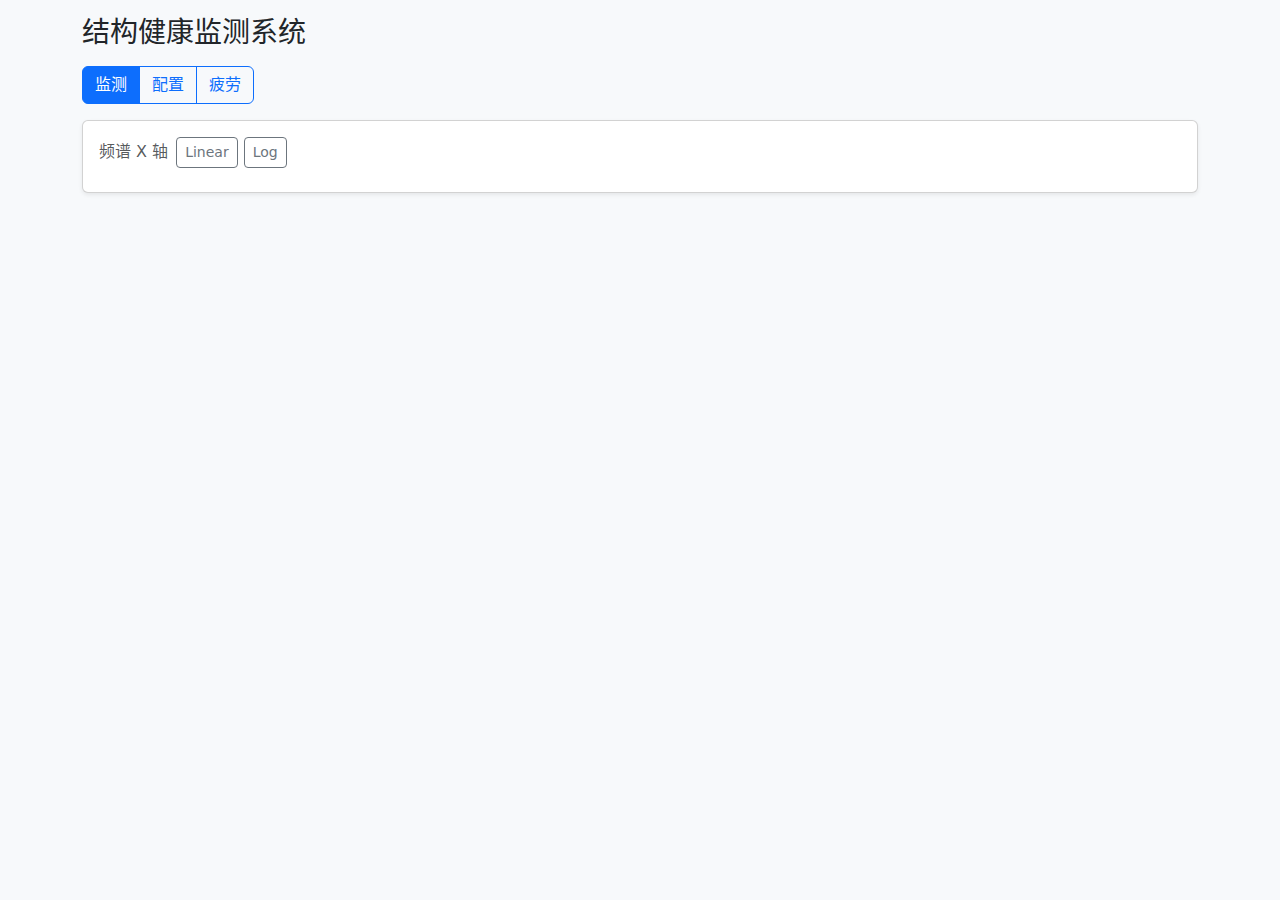
<file: _backup_20251219/frontend/index.html>
﻿<!DOCTYPE html>
<html lang="zh-CN">
<head>
    <meta charset="UTF-8">
    <title>cDAQ Monitoring (MVP)</title>

    <!-- Socket.IO (protocol v4 client) -->
    <script src="https://cdn.socket.io/4.7.5/socket.io.min.js"></script>

    <!-- Plotly -->
    <script src="https://cdn.plot.ly/plotly-2.27.0.min.js"></script>
    <!-- Bootstrap -->
    <link rel="stylesheet" href="https://cdn.jsdelivr.net/npm/bootstrap@5.3.3/dist/css/bootstrap.min.css">

    <style>
        body { background: #f7f9fb; }
        .tab-panel { display: none; }
        .tab-panel.active { display: block; }
        .plot { width: 100%; height: 240px; }
        .fatigue-params { font-size: 13px; color: #495057; line-height: 1.4; }
        .spectrum-btns button { margin-right: 6px; }
        .fatigue-info { font-size: 16px; color: #212529; line-height: 1.7; }
        .section-border { border: 1px solid #dee2e6; border-radius: 6px; padding: 10px; margin-bottom: 8px; background: #fff; overflow: hidden; }
        .fatigue-table { font-size: 12px; }
        .fatigue-table th, .fatigue-table td { padding: 0.25rem 0.4rem; }
    </style>
</head>

<body>

<div class="container py-3">
<h3 class="mb-3">结构健康监测系统</h3>

<div class="mb-3">
    <div class="btn-group" role="group">
        <button id="tab-monitor" class="btn btn-outline-primary active" onclick="setActiveTab('monitor')">监测</button>
        <button id="tab-config" class="btn btn-outline-primary" onclick="setActiveTab('config')">配置</button>
        <button id="tab-fatigue" class="btn btn-outline-primary" onclick="setActiveTab('fatigue')">疲劳</button>
    </div>
</div>

<div id="monitor-panel" class="tab-panel active">
    <div id="wind-card-holder" class="mb-3"></div>
    <div id="devices-container" class="row g-3"></div>
    <div class="card shadow-sm mt-3">
        <div class="card-body">
            <div id="spectrum-controls" class="d-flex align-items-center spectrum-btns mb-2">
                <span class="me-2 text-muted">频谱 X 轴</span>
                <button class="btn btn-sm btn-outline-secondary" onclick="setSpectrumScale('linear')">Linear</button>
                <button class="btn btn-sm btn-outline-secondary" onclick="setSpectrumScale('log')">Log</button>
            </div>
            <div id="spectrum-container"></div>
        </div>
    </div>
</div>

<div id="config-panel" class="tab-panel">
    <p class="text-muted">通过表单更新配置（保存后前端自动重载，需要重新点击 Start 生效）</p>
    <div id="config-form" class="card card-body shadow-sm"></div>
    <div class="mt-2">
        <button class="btn btn-outline-secondary me-2" onclick="reloadConfig()">重新加载</button>
        <button class="btn btn-primary" onclick="saveConfig()">保存配置</button>
    </div>
    <div id="save-status" class="mt-2 small text-muted"></div>
</div>

<div id="fatigue-panel" class="tab-panel">
    <p class="text-muted">展示最近一次疲劳方向损伤结果（后端每 10 分钟更新一次）</p>
    <div class="mb-2">
        <button class="btn btn-sm btn-outline-danger" onclick="resetFatigue()">重置疲劳累计</button>
        <span id="fatigue-status" class="small text-muted ms-2"></span>
    </div>
    <div id="fatigue-cards" class="row g-3"></div>
</div>

<script>
/* =====================================================
   Socket.IO 杩炴帴
===================================================== */
const socket = io("http://127.0.0.1:5000");
let deviceConfigs = {};
let configData = {};
let deviceStatus = {};
const subscribed = new Set();
let fatigueData = {};
let spectrumScale = "linear";
const spectrumCache = {};

function getDeviceLabel(deviceKey) {
    const cfg = (deviceConfigs || {})[deviceKey] || {};
    return cfg.display_name || deviceKey;
}

socket.on("connect", () => {
    console.log("Socket connected");
    socket.emit("get_devices");
    reloadConfig();
    fetchFatigue();
    fetchWind();
});

socket.on("devices", (payload) => {
    const { devices = {}, status = {} } = payload || {};
    deviceConfigs = devices;
    deviceStatus = status;
    renderDevices();
    console.log("Device status:", status);
});

socket.on("wind_sample", (payload) => {
    updateWindSample(payload);
});

socket.on("wind_stats", (payload) => {
    updateWindStats(payload);
});

/* =====================================================
   Tabs
===================================================== */
function setActiveTab(name) {
    document.getElementById("monitor-panel").classList.toggle("active", name === "monitor");
    document.getElementById("config-panel").classList.toggle("active", name === "config");
    document.getElementById("fatigue-panel").classList.toggle("active", name === "fatigue");
    document.getElementById("tab-monitor").classList.toggle("active", name === "monitor");
    document.getElementById("tab-config").classList.toggle("active", name === "config");
    document.getElementById("tab-fatigue").classList.toggle("active", name === "fatigue");
    if (name === "monitor") {
        requestAnimationFrame(resizeAllPlots);
    } else if (name === "fatigue") {
        requestAnimationFrame(renderFatigue);
    }
}

/* =====================================================
   Wind (sim / RS485 placeholder)
===================================================== */
let windState = { connected: false, mode: "sim", sample: null, stats: null };

async function fetchWind() {
    try {
        const res = await fetch("/api/wind");
        const data = await res.json();
        windState = {
            connected: !!data.connected,
            mode: data.mode || "sim",
            sample: data.sample || null,
            stats: data.stats || null,
        };
        renderWindCard();
    } catch (e) {
        // ignore
    }
}

function updateWindSample(payload) {
    if (!payload) return;
    windState.connected = !!payload.connected;
    windState.mode = payload.mode || windState.mode;
    windState.sample = {
        ts: payload.ts,
        speed_mps: payload.speed_mps,
        direction_deg: payload.direction_deg,
    };
    renderWindCard();
}

function updateWindStats(payload) {
    if (!payload) return;
    windState.connected = !!payload.connected;
    windState.mode = payload.mode || windState.mode;
    windState.stats = payload.stats || null;
    renderWindCard();
}

function renderWindCard() {
    const holder = document.getElementById("wind-card-holder");
    if (!holder) return;

    const connected = windState.connected;
    const mode = windState.mode || "sim";
    const badgeClass = connected ? "text-bg-success" : "text-bg-secondary";
    const badgeText = connected ? "已连接" : (mode === "sim" ? "未连接（仿真）" : "未连接");

    const s = windState.sample || {};
    const st = windState.stats || {};
    const speed = (s.speed_mps != null) ? Number(s.speed_mps).toFixed(2) : "-";
    const dir = (s.direction_deg != null) ? Number(s.direction_deg).toFixed(1) : "-";
    const mean = (st.speed_mean != null) ? Number(st.speed_mean).toFixed(2) : "-";
    const min = (st.speed_min != null) ? Number(st.speed_min).toFixed(2) : "-";
    const max = (st.speed_max != null) ? Number(st.speed_max).toFixed(2) : "-";
    const dmean = (st.direction_mean_deg != null) ? Number(st.direction_mean_deg).toFixed(1) : "-";

    holder.innerHTML = `
      <div class="card shadow-sm">
        <div class="card-body">
          <div class="d-flex justify-content-between align-items-center mb-2">
            <div class="h5 mb-0">风速 / 风向</div>
            <span class="badge ${badgeClass}">${badgeText}</span>
          </div>
          <div class="row g-2">
            <div class="col-12 col-md-6">
              <div class="small text-muted">实时</div>
              <div><strong>风速</strong>：${speed} m/s</div>
              <div><strong>风向</strong>：${dir} °</div>
            </div>
            <div class="col-12 col-md-6">
              <div class="small text-muted">10 分钟统计</div>
              <div><strong>平均风速</strong>：${mean} m/s</div>
              <div><strong>最小/最大</strong>：${min} / ${max} m/s</div>
              <div><strong>平均风向</strong>：${dmean} °</div>
            </div>
          </div>
        </div>
      </div>
    `;
}

/* =====================================================
   閰嶇疆鍔犺浇 / 淇濆瓨
===================================================== */
async function reloadConfig() {
    try {
        const res = await fetch("/api/config");
        const data = await res.json();
        configData = data;
        deviceConfigs = data.devices || {};
        renderConfigForm();
        renderDevices();
        setStatus("已加载配置", false);
    } catch (err) {
        setStatus(`加载失败: ${err}`, true);
    }
}

async function saveConfig() {
    try {
        const parsed = readConfigForm();
        const res = await fetch("/api/config", {
            method: "POST",
            headers: { "Content-Type": "application/json" },
            body: JSON.stringify(parsed)
        });
        const out = await res.json();
        if (!res.ok || out.status === "error") {
            throw new Error(out.error || "保存失败");
        }
        configData = out.config;
        deviceConfigs = configData.devices || {};
        renderDevices();
        setStatus("已保存配置，采集参数已重载，需重新点击 Start", false);
    } catch (err) {
        setStatus(`保存失败: ${err.message || err}`, true);
    }
}

function setStatus(msg, isError) {
    const el = document.getElementById("save-status");
    el.textContent = msg;
    el.style.color = isError ? "#b00" : "#444";
}

/* =====================================================
   Spectrum handling
===================================================== */
function renderSpectrum(device, freq = [], spectra = []) {
    spectrumCache[device] = { freq, spectra };
    const container = document.getElementById("spectrum-container");
    let chart = document.getElementById(`spectrum-${device}`);
    if (!chart) {
        chart = document.createElement("div");
        chart.id = `spectrum-${device}`;
        chart.style.width = "100%";
        chart.style.height = "280px";
        chart.style.marginBottom = "16px";
        container.appendChild(chart);
    }
    const traces = (spectra || []).map((mag, idx) => ({
        x: freq,
        y: mag,
        mode: "lines",
        line: { width: 1 },
        name: `CH${idx}`
    }));
    if (!traces.length) {
        chart.textContent = "绛夊緟棰戣氨鏁版嵁...";
        return;
    }
    Plotly.newPlot(chart, traces, {
        margin: { t: 20, b: 40, l: 60, r: 20 },
        xaxis: { title: "Frequency (Hz)", type: spectrumScale === "log" ? "log" : "linear" },
        yaxis: { title: "Magnitude (dB)" }
    }, { displayModeBar: false });
}

function setSpectrumScale(scale) {
    spectrumScale = scale === "log" ? "log" : "linear";
    Object.entries(spectrumCache).forEach(([dev, data]) => {
        renderSpectrum(dev, data.freq, data.spectra);
    });
}

function renderConfigForm() {
    const container = document.getElementById("config-form");
    if (!configData || !container) return;
    container.innerHTML = "";

    const sampleRateOptions = [51200, 25600, 12800, 6400, 3200, 1600, 800, 400, 200, 100];
    const currentRate = Number(configData.effective_sample_rate || configData.sample_rate || 0);
    // System parameters
    const sysBox = document.createElement("div");
    sysBox.className = "mb-3";
    sysBox.innerHTML = `
        <h5>系统参数</h5>
        <div class="row g-2">
            <div class="col-12 col-md-4">
                <label class="form-label">采样率 sample_rate (Hz)</label>
                <select id="cfg-sample-rate" class="form-select form-select-sm">
                    ${sampleRateOptions.map(v => `<option value="${v}" ${v === currentRate ? "selected" : ""}>${v}</option>`).join("")}
                    <option value="${currentRate}" ${sampleRateOptions.includes(currentRate) ? "" : "selected"}>${sampleRateOptions.includes(currentRate) ? "自定义" : currentRate}</option>
                </select>
            </div>
            <div class="col-12 col-md-4">
                <label class="form-label">每次读取 samples_per_read</label>
                <input type="number" id="cfg-samples-per-read" class="form-control form-control-sm" value="${configData.samples_per_read || 0}">
            </div>
            <div class="col-12 col-md-4">
                <label class="form-label">FFT 间隔 fft_interval (s)</label>
                <input type="number" step="0.01" id="cfg-fft-interval" class="form-control form-control-sm" value="${configData.fft_interval || 0}">
            </div>
        </div>
    `;
    container.appendChild(sysBox);

    // Wind parameters
    const windCfg = configData.wind || {};
    const windRs485 = windCfg.rs485 || {};
    const windBox = document.createElement("div");
    windBox.className = "mb-3";
    windBox.innerHTML = `
        <h5>风速/ 风向</h5>
        <div class="row g-2">
            <div class="col-12 col-md-3">
                <label class="form-label">启用</label>
                <div class="form-check">
                    <input class="form-check-input" type="checkbox" id="cfg-wind-enabled" ${windCfg.enabled !== false ? "checked" : ""}>
                    <label class="form-check-label" for="cfg-wind-enabled">采集风速风向</label>
                </div>
            </div>
            <div class="col-12 col-md-3">
                <label class="form-label">模式</label>
                <select id="cfg-wind-mode" class="form-select form-select-sm">
                    <option value="sim" ${(String(windCfg.mode || "sim").toLowerCase() === "sim") ? "selected" : ""}>仿真</option>
                    <option value="rs485" ${(String(windCfg.mode || "sim").toLowerCase() === "rs485") ? "selected" : ""}>RS485</option>
                </select>
            </div>
            <div class="col-12 col-md-3">
                <label class="form-label">采样间隔 (s)</label>
                <input type="number" step="0.1" min="0.1" id="cfg-wind-sample-interval" class="form-control form-control-sm" value="${windCfg.sample_interval_s ?? 1.0}">
            </div>
            <div class="col-12 col-md-3">
                <label class="form-label">统计间隔 (s)</label>
                <input type="number" step="1" min="10" id="cfg-wind-stats-interval" class="form-control form-control-sm" value="${windCfg.stats_interval_s ?? 600.0}">
            </div>
        </div>

        <div class="row g-2 mt-1" id="cfg-wind-sim-row">
            <div class="col-12 col-md-3">
                <label class="form-label">仿真 Seed</label>
                <input type="number" step="1" id="cfg-wind-sim-seed" class="form-control form-control-sm" value="${windCfg.sim_seed ?? 1}">
            </div>
        </div>

        <div class="row g-2 mt-1" id="cfg-wind-rs485-row">
            <div class="col-12 col-md-3">
                <label class="form-label">串口 (COM)</label>
                <input type="text" id="cfg-wind-port" class="form-control form-control-sm" value="${windRs485.port || "COM3"}">
            </div>
            <div class="col-12 col-md-3">
                <label class="form-label">波特率</label>
                <input type="number" step="1" id="cfg-wind-baudrate" class="form-control form-control-sm" value="${windRs485.baudrate ?? 9600}">
            </div>
            <div class="col-12 col-md-3">
                <label class="form-label">浠庣珯鍦板潃</label>
                <input type="number" step="1" min="1" id="cfg-wind-slave-id" class="form-control form-control-sm" value="${windRs485.slave_id ?? 1}">
            </div>
            <div class="col-12 col-md-3">
                <label class="form-label">璇存槑</label>
                <div class="small text-muted">RS485 璇诲彇閫昏緫寰呮帴鍏ョ‖浠跺悗琛ラ綈</div>
            </div>
        </div>
    `;
    container.appendChild(windBox);

    function updateWindModeUI() {
        const mode = (document.getElementById("cfg-wind-mode")?.value || "sim").toLowerCase();
        const simRow = document.getElementById("cfg-wind-sim-row");
        const rsRow = document.getElementById("cfg-wind-rs485-row");
        if (simRow) simRow.style.display = mode === "sim" ? "" : "none";
        if (rsRow) rsRow.style.display = mode === "rs485" ? "" : "none";
    }
    document.getElementById("cfg-wind-mode")?.addEventListener("change", updateWindModeUI);
    updateWindModeUI();

    // Devices + channels
    const devBox = document.createElement("div");
    devBox.innerHTML = "<h5>璁惧涓庨€氶亾</h5>";
    Object.entries(configData.devices || {}).forEach(([devName, devCfg]) => {
        const devCard = document.createElement("div");
        devCard.className = "card card-body shadow-sm mb-2";

        const title = document.createElement("h4");
        title.className = "h6";
        title.textContent = `${devName} (${devCfg.model || "unknown"})`;
        devCard.appendChild(title);

        const devMetaRow = document.createElement("div");
        devMetaRow.className = "row g-2 align-items-center mb-2";
        devMetaRow.innerHTML = `
            <div class="col-12 col-md-6">
                <label class="form-label mb-1">测点名称（显示用，不影响采集）</label>
                <input type="text" class="form-control form-control-sm dev-display-name" data-dev="${devName}" value="${devCfg.display_name || devName}">
            </div>
        `;
        devCard.appendChild(devMetaRow);

        const table = document.createElement("table");
        table.className = "table table-sm align-middle";
        table.innerHTML = `
            <thead class="table-light">
                <tr>
                    <th>ID</th>
                    <th>启用</th>
                    <th>耦合</th>
                    <th>类型</th>
                    <th>单位</th>
                    <th>灵敏度 (mV/g)</th>
                    <th>IEPE</th>
                    <th>备注</th>
                </tr>
            </thead>
            <tbody></tbody>
        `;
        const tbody = table.querySelector("tbody");

        const unitOptions = ["g", "Pa", "m/s", "m"];

        (devCfg.channels || []).forEach((ch, idx) => {
            const tr = document.createElement("tr");
            tr.innerHTML = `
                <td><input type="number" value="${ch.id ?? idx}" data-dev="${devName}" data-idx="${idx}" class="ch-id form-control form-control-sm" readonly></td>
                <td class="text-center"><input type="checkbox" ${ch.enabled !== false ? "checked" : ""} data-dev="${devName}" data-idx="${idx}" class="ch-enabled form-check-input"></td>
                <td>
                    <select data-dev="${devName}" data-idx="${idx}" class="ch-coupling form-select form-select-sm">
                        <option value="AC" ${((ch.coupling || "AC").toUpperCase() === "AC") ? "selected" : ""}>AC</option>
                        <option value="DC" ${((ch.coupling || "AC").toUpperCase() === "DC") ? "selected" : ""}>DC</option>
                    </select>
                </td>
                <td><input type="text" value="${ch.type || "acc"}" data-dev="${devName}" data-idx="${idx}" class="ch-type form-control form-control-sm"></td>
                <td>
                    <select data-dev="${devName}" data-idx="${idx}" class="ch-unit form-select form-select-sm">
                        ${unitOptions.map(u => `<option value="${u}" ${ch.unit === u ? "selected" : ""}>${u}</option>`).join("")}
                    </select>
                </td>
                <td><input type="number" step="0.01" value="${ch.sensitivity ?? ""}" data-dev="${devName}" data-idx="${idx}" class="ch-sens form-control form-control-sm" title="鍗曚綅 mV/g"></td>
                <td class="text-center"><input type="checkbox" ${ch.iepe ? "checked" : ""} data-dev="${devName}" data-idx="${idx}" class="ch-iepe form-check-input"></td>
                <td><input type="text" value="${ch.remark || ""}" data-dev="${devName}" data-idx="${idx}" class="ch-remark form-control form-control-sm"></td>
            `;
            tbody.appendChild(tr);
        });

        devCard.appendChild(table);
        devBox.appendChild(devCard);
    });

    container.appendChild(devBox);
}

function readConfigForm() {
    const nextConfig = {
        // effective sample rate is user's selection; actual hardware rate floors to 1600 if below
        effective_sample_rate: Number(document.getElementById("cfg-sample-rate")?.value || 0),
        sample_rate: (() => {
            const sel = Number(document.getElementById("cfg-sample-rate")?.value || 0);
            return sel > 0 && sel < 1600 ? 1600 : sel;
        })(),
        samples_per_read: Number(document.getElementById("cfg-samples-per-read")?.value || 0),
        fft_interval: Number(document.getElementById("cfg-fft-interval")?.value || 0),
        devices: {},
        iot: configData.iot,
        wind: (() => {
            const enabled = document.getElementById("cfg-wind-enabled")?.checked ?? (configData.wind?.enabled !== false);
            const mode = (document.getElementById("cfg-wind-mode")?.value || (configData.wind?.mode || "sim")).toLowerCase();
            const sampleInterval = Number(document.getElementById("cfg-wind-sample-interval")?.value || (configData.wind?.sample_interval_s ?? 1.0));
            const statsInterval = Number(document.getElementById("cfg-wind-stats-interval")?.value || (configData.wind?.stats_interval_s ?? 600.0));
            const simSeed = Number(document.getElementById("cfg-wind-sim-seed")?.value || (configData.wind?.sim_seed ?? 1));
            const port = (document.getElementById("cfg-wind-port")?.value || (configData.wind?.rs485?.port || "COM3"));
            const baudrate = Number(document.getElementById("cfg-wind-baudrate")?.value || (configData.wind?.rs485?.baudrate ?? 9600));
            const slaveId = Number(document.getElementById("cfg-wind-slave-id")?.value || (configData.wind?.rs485?.slave_id ?? 1));
            return {
                ...(configData.wind || {}),
                enabled,
                mode,
                sample_interval_s: sampleInterval,
                stats_interval_s: statsInterval,
                sim_seed: simSeed,
                rs485: {
                    ...(configData.wind?.rs485 || {}),
                    port,
                    baudrate,
                    slave_id: slaveId,
                }
            };
        })(),
    };

    Object.entries(configData.devices || {}).forEach(([devName, devCfg]) => {
        const channels = (devCfg.channels || []).map((ch, idx) => {
            const idInput = document.querySelector(`.ch-id[data-dev="${devName}"][data-idx="${idx}"]`);
            const enabledInput = document.querySelector(`.ch-enabled[data-dev="${devName}"][data-idx="${idx}"]`);
            const sensInput = document.querySelector(`.ch-sens[data-dev="${devName}"][data-idx="${idx}"]`);
            const iepeInput = document.querySelector(`.ch-iepe[data-dev="${devName}"][data-idx="${idx}"]`);
            const couplingSelect = document.querySelector(`.ch-coupling[data-dev="${devName}"][data-idx="${idx}"]`);
            const typeInput = document.querySelector(`.ch-type[data-dev="${devName}"][data-idx="${idx}"]`);
            const unitSelect = document.querySelector(`.ch-unit[data-dev="${devName}"][data-idx="${idx}"]`);
            const remarkInput = document.querySelector(`.ch-remark[data-dev="${devName}"][data-idx="${idx}"]`);

            return {
                id: Number(idInput?.value ?? idx),
                enabled: enabledInput?.checked ?? true,
                coupling: couplingSelect?.value ?? "AC",
                type: typeInput?.value || "acc",
                unit: unitSelect?.value || ch.unit,
                sensitivity: Number(sensInput?.value ?? ch.sensitivity ?? 0),
                iepe: iepeInput?.checked ?? false,
                remark: remarkInput?.value || "",
                iepe_current: ch.iepe_current, // keep if present
            };
        });

        nextConfig.devices[devName] = {
            ...devCfg,
            model: devCfg.model,
            display_name: (document.querySelector(`.dev-display-name[data-dev="${devName}"]`)?.value || devCfg.display_name || devName),
            channels,
        };
    });

    return nextConfig;
}

/* =====================================================
   鐤插姵鏁版嵁
===================================================== */
async function fetchFatigue() {
    try {
        const res = await fetch("/api/fatigue");
        fatigueData = await res.json();
        if (document.getElementById("tab-fatigue").classList.contains("active")) {
            renderFatigue();
        }
    } catch (err) {
        console.warn("fatigue fetch failed", err);
    }
    setTimeout(fetchFatigue, 30000);
}

async function resetFatigue() {
    try {
        const userInput = prompt("输入“确认”后重置疲劳累计？");
        if (userInput !== "确认") {
            document.getElementById("fatigue-status").textContent = "已取消重置（需输入“确认”）";
            return;
        }
        const res = await fetch("/api/fatigue/reset", {
            method: "POST",
            headers: { "Content-Type": "application/json" },
            body: JSON.stringify({})
        });
        const data = await res.json();
        if (!res.ok || data.status !== "ok") {
            throw new Error(data.error || "重置失败");
        }
        document.getElementById("fatigue-status").textContent = "已重置疲劳累计";
        await fetchFatigue();
    } catch (err) {
        document.getElementById("fatigue-status").textContent = `重置失败: ${err.message || err}`;
    }
}

function renderFatigue() {
    const container = document.getElementById("fatigue-cards");
    container.innerHTML = "";

    const names = Object.keys(fatigueData);
    if (!names.length) {
        container.textContent = "尚无疲劳结果（等待后端生成）";
        return;
    }

    names.forEach(name => {
        const item = fatigueData[name];
        const cardCol = document.createElement("div");
        cardCol.className = "col-12";
        const card = document.createElement("div");
        card.className = "card card-body shadow-sm";

        const title = document.createElement("h3");
        title.textContent = `${name} 鐤插姵缁撴灉`;
        card.appendChild(title);

        const info = document.createElement("div");
        info.className = "fatigue-params fatigue-info";
        const dmaxTxt = item.D_cum_max ?? item.Dmax;
        const phiTxt = item.phi_deg_cum ?? item.phi_deg;
        info.innerHTML = [
            `鏃堕棿: ${item.timestamp || "-"}`,
            `Dmax(绱): ${dmaxTxt?.toExponential ? dmaxTxt.toExponential(3) : dmaxTxt}`,
            `鏂瑰悜: ${phiTxt?.toFixed ? phiTxt.toFixed(2) : phiTxt}掳`,
            `鏈€澶у簲鍔涘箙(鏈獥鍙?: ${item.Sa_max?.toFixed ? item.Sa_max.toFixed(3) : item.Sa_max} MPa`
        ].join(" | ");
        const params = item.params || {};
        const paramBox = document.createElement("div");
        paramBox.className = "fatigue-params fatigue-info";
        paramBox.innerHTML = [
            `閲囨牱棰戠巼 fs = ${params.fs || "-"}`,
            `浣嶇Щ-搴斿姏绯绘暟 k_disp2stress = ${params.k_disp2stress || "-"} MPa/m`,
            `寮规€фā閲?E = ${params.et || "-"} MPa`,
            `鏂瑰悜鍒嗚鲸鐜?dphi = ${params.dphi_deg || "-"} 掳`
        ].join("<br>");

        const topRow = document.createElement("div");
        topRow.className = "row g-2";

        const infoCol = document.createElement("div");
        infoCol.className = "col-12 col-md-6";
        const infoBox = document.createElement("div");
        infoBox.className = "section-border";
        infoBox.appendChild(info);
        infoBox.appendChild(paramBox);
        infoCol.appendChild(infoBox);

        const snCol = document.createElement("div");
        snCol.className = "col-12 col-md-6";
        const snTitle = document.createElement("h6");
        snTitle.textContent = "S-N 鏇茬嚎";
        snCol.appendChild(snTitle);
        const snDiv = document.createElement("div");
        snDiv.id = `fatigue-sn-${name}`;
        snDiv.style.width = "100%";
        snDiv.style.height = "280px";
        snDiv.style.marginTop = "8px";
        snCol.appendChild(snDiv);

        topRow.appendChild(infoCol);
        topRow.appendChild(snCol);
        card.appendChild(topRow);

        const polarDiv = document.createElement("div");
        polarDiv.id = `fatigue-polar-${name}`;
        polarDiv.style.width = "100%";
        polarDiv.style.height = "380px";
        card.appendChild(polarDiv);

        const phiList = item.phi_deg_list || [];
        const dList = item.D_phi_cum || item.D_phi || [];
        if (phiList.length && dList.length) {
            const pairs = phiList
                .map((phi, i) => [Number(phi), Number(dList[i])])
                .filter(p => Number.isFinite(p[0]) && Number.isFinite(p[1]));
            pairs.sort((a, b) => a[0] - b[0]);
            const closedPhi = pairs.map(p => p[0]);
            const closedD = pairs.map(p => p[1]);
            if (closedPhi.length) {
                closedPhi.push(closedPhi[0]);
                closedD.push(closedD[0]);
            }
            // If most bins are zero, the curve collapses to the origin and looks like 鈥渟pokes鈥?
            // For visualization only: raise the floor slightly so the curve becomes a ring.
            const maxD = closedD.length ? Math.max(...closedD) : 0;
            const floor = maxD > 0 ? maxD * 0.005 : 0;
            const dPlot = floor > 0 ? closedD.map(v => (v > 0 ? v : floor)) : closedD;
            Plotly.newPlot(polarDiv, [{
                type: "scatterpolar",
                r: dPlot,
                theta: closedPhi,
                mode: "lines+markers",
                fill: "toself",
                fillcolor: "rgba(0,187,119,0.10)",
                line: { color: "#0b7", width: 2 },
                marker: { size: 4 }
            }, {
                type: "scatterpolar",
                r: [(item.D_cum_max || item.Dmax || 0)],
                theta: [item.phi_deg_cum || item.phi_deg || 0],
                mode: "markers",
                marker: { color: "red", size: 8 },
                name: "Dmax"
            }], {
                polar: {
                    radialaxis: { title: "鐤插姵鎹熶激 D", showline: true, linewidth: 1 },
                    angularaxis: { direction: "counterclockwise", rotation: 0 }
                },
                margin: { t: 20, b: 20, l: 20, r: 20 }
            }, { displayModeBar: false });
        } else {
            polarDiv.textContent = "绛夊緟鏁版嵁...";
        }

        const sn = item.sn_curve || {};
        const saList = sn.Sa || [];
        const nList = sn.N || [];
        const snDivEl = document.getElementById(`fatigue-sn-${name}`);
        if (snDivEl) {
            if (saList.length && nList.length) {
                const nPositive = nList.filter(v => v > 0);
                const nMin = Math.min(...nPositive);
                const nMax = Math.max(...nPositive);
                const saMin = Math.min(...saList);
                const saMax = Math.max(...saList);
                Plotly.newPlot(snDivEl, [{
                    x: nList,
                    y: saList,
                    mode: "lines",
                    line: { color: "#07c", width: 2 },
                }], {
                    xaxis: {
                        title: "鐤插姵瀵垮懡 N",
                        type: "log",
                        range: [Math.log10(nMin), Math.log10(nMax)]
                    },
                    yaxis: {
                        title: "搴斿姏骞?Sa (MPa)",
                        range: [saMin, saMax]
                    },
                    margin: { t: 20, b: 40, l: 60, r: 20 }
                }, { displayModeBar: false });
            } else {
                snDivEl.textContent = "绛夊緟 S-N 鏁版嵁...";
            }
        }

        const dataList = document.createElement("div");
        dataList.className = "fatigue-params section-border";
        const listItems = [
            `Dmax(绱): ${dmaxTxt?.toExponential ? dmaxTxt.toExponential(3) : dmaxTxt}`,
            `鏂瑰悜: ${phiTxt?.toFixed ? phiTxt.toFixed(2) : phiTxt}掳`,
            `鏈€澶у簲鍔涘箙(鏈獥鍙?: ${item.Sa_max?.toFixed ? item.Sa_max.toFixed(3) : item.Sa_max} MPa`
        ];
        dataList.innerHTML = `<strong>鏁版嵁鍒楄〃</strong><br>${listItems.join("<br>")}`;
        card.appendChild(dataList);

        cardCol.appendChild(card);
        container.appendChild(cardCol);
    });
}

// ---------- Override with improved layout ----------
function formatNum(val, digits = 2) {
    if (val === undefined || val === null || Number.isNaN(val)) return "-";
    const num = Number(val);
    return Number.isFinite(num) ? num.toFixed(digits) : "-";
}

function formatExp(val, digits = 3) {
    if (val === undefined || val === null || Number.isNaN(val)) return "-";
    const num = Number(val);
    if (!Number.isFinite(num)) return "-";
    return num === 0 ? "0" : num.toExponential(digits);
}

function renderFatigue() {
    const container = document.getElementById("fatigue-cards");
    container.innerHTML = "";

    const names = Object.keys(fatigueData);
    if (!names.length) {
        container.textContent = "尚无疲劳结果（等待后端生成）";
        return;
    }

    names.forEach(name => {
        const item = fatigueData[name] || {};
        const cardCol = document.createElement("div");
        cardCol.className = "col-12";
        const card = document.createElement("div");
        card.className = "card card-body shadow-sm";

        const title = document.createElement("h4");
        title.className = "mb-3";
        title.textContent = `${getDeviceLabel(name)} 鐤插姵缁撴灉`;
        card.appendChild(title);

        const dmaxTxt = item.D_cum_max ?? item.Dmax;
        const phiTxt = item.phi_deg_cum ?? item.phi_deg;

        const infoBox = document.createElement("div");
        infoBox.className = "section-border fatigue-info mb-2";
        infoBox.innerHTML = `
            <div><strong>时间</strong>：${item.timestamp || "-"}</div>
            <div><strong>最大损伤</strong>：${formatExp(dmaxTxt)}</div>
            <div><strong>方向</strong>：${formatNum(phiTxt)} °</div>
            <div><strong>最大应力幅</strong>：${formatNum(item.Sa_max, 3)} MPa</div>
        `;

        const params = item.params || {};
        const paramBox = document.createElement("div");
        paramBox.className = "section-border fatigue-info mb-2";
        paramBox.innerHTML = `
            <div><strong>采样频率 fs</strong>：${params.fs || "-"} Hz</div>
            <div><strong>位移-应力系数</strong>：${params.k_disp2stress || "-"} MPa/m</div>
            <div><strong>弹性模量 E</strong>：${params.et || "-"} MPa</div>
            <div><strong>方向分辨率</strong>：${params.dphi_deg || "-"} °</div>
        `;

        const topRow = document.createElement("div");
        topRow.className = "row g-3 align-items-stretch";

        const infoCol = document.createElement("div");
        infoCol.className = "col-12 col-lg-6";
        infoCol.appendChild(infoBox);
        infoCol.appendChild(paramBox);

        const snCol = document.createElement("div");
        snCol.className = "col-12 col-lg-6";
        const snCard = document.createElement("div");
        snCard.className = "section-border h-100";
        const snTitle = document.createElement("h6");
        snTitle.textContent = "S-N 鏇茬嚎";
        const snDiv = document.createElement("div");
        snDiv.id = `fatigue-sn-${name}`;
        snDiv.style.width = "100%";
        snDiv.style.height = "320px";
        snCard.appendChild(snTitle);
        snCard.appendChild(snDiv);
        snCol.appendChild(snCard);

        topRow.appendChild(infoCol);
        topRow.appendChild(snCol);
        card.appendChild(topRow);

        const bottomRow = document.createElement("div");
        bottomRow.className = "row g-3 mt-2";

        const polarCol = document.createElement("div");
        polarCol.className = "col-12 col-lg-6";
        const polarCard = document.createElement("div");
        polarCard.className = "section-border h-100";
        const polarDiv = document.createElement("div");
        polarDiv.id = `fatigue-polar-${name}`;
        polarDiv.style.width = "100%";
        polarDiv.style.height = "420px";
        polarCard.appendChild(polarDiv);
        polarCol.appendChild(polarCard);
        bottomRow.appendChild(polarCol);

        const tableCol = document.createElement("div");
        tableCol.className = "col-12 col-lg-6";
        const tableCard = document.createElement("div");
        tableCard.className = "section-border h-100";
        const tableTitle = document.createElement("h6");

        tableTitle.textContent = "方向损伤表";
        tableWrap.style.maxHeight = "420px";
        tableWrap.style.overflowY = "auto";
        const table = document.createElement("table");
        table.className = "table table-sm mb-0 fatigue-table";
        const phiList = item.phi_deg_list || [];
        const dList = item.D_phi_cum || item.D_phi || [];
        const rows = phiList.map((phi, idx) => {
            const dVal = dList[idx];
            return `<tr><td>${formatNum(phi)}掳</td><td>${formatExp(dVal)}</td></tr>`;
        }).join("");
        table.innerHTML = `
            <thead class="table-light"><tr><th style="width: 40%">瑙掑害(掳)</th><th style="width: 60%">绱鍥犲瓙 D</th></tr></thead>
            <tbody>${rows || '<tr><td colspan="2">绛夊緟鏁版嵁...</td></tr>'}</tbody>
        `;
        tableWrap.appendChild(table);
        tableCard.appendChild(tableTitle);
        tableCard.appendChild(tableWrap);
        tableCol.appendChild(tableCard);
        bottomRow.appendChild(tableCol);

        card.appendChild(bottomRow);

        if (phiList.length && dList.length) {
            const closedPhi = [...phiList, phiList[0]];
            const closedD = [...dList, dList[0]];
            Plotly.newPlot(polarDiv, [{
                type: "scatterpolar",
                r: closedD,
                theta: closedPhi,
                mode: "lines+markers",
                line: { color: "#0b7", width: 2 },
                marker: { size: 4 }
            }, {
                type: "scatterpolar",
                r: [(item.D_cum_max || item.Dmax || 0)],
                theta: [item.phi_deg_cum || item.phi_deg || 0],
                mode: "markers",
                marker: { color: "red", size: 9 },
                name: "Dmax"
            }], {
                title: { text: "鍚勬柟鍚戠殑鐤插姵绱鍥犲瓙", x: 0.5 },
                polar: {
                    radialaxis: { title: "绱鍥犲瓙 D", showline: true, linewidth: 1 },
                    angularaxis: { direction: "counterclockwise", rotation: 0 }
                },
                height: 420,
                margin: { t: 40, b: 20, l: 20, r: 20 }
            }, { displayModeBar: false, responsive: true });
        } else {
            polarDiv.textContent = "绛夊緟鏁版嵁...";
        }

        const sn = item.sn_curve || {};
        const saList = sn.Sa || [];
        const nList = sn.N || [];
        if (saList.length && nList.length) {
            const nPositive = nList.filter(v => v > 0);
            const nMin = Math.min(...nPositive);
            const nMax = Math.max(...nPositive);
            const saMin = Math.min(...saList);
            const saMax = Math.max(...saList);
            Plotly.newPlot(snDiv, [{
                x: nList,
                y: saList,
                mode: "lines",
                line: { color: "#07c", width: 2 },
                name: "S-N"
            }], {
                title: { text: "S-N 鏇茬嚎", x: 0.5 },
                xaxis: {
                    title: "鐤插姵瀵垮懡 N",
                    type: "log",
                    range: [Math.log10(nMin), Math.log10(nMax)]
                },
                yaxis: {
                    title: "搴斿姏骞?Sa (MPa)",
                    range: [saMin, saMax]
                },
                height: 280,
                margin: { t: 40, b: 40, l: 60, r: 20 }
            }, { displayModeBar: false, responsive: true });
        } else {
            snDiv.textContent = "绛夊緟 S-N 鏁版嵁...";
        }

        cardCol.appendChild(card);
        container.appendChild(cardCol);
    });
}
/* =====================================================
   Plotly 鍒濆鍖?===================================================== */
function initPlot(divId) {
    Plotly.newPlot(divId, [{
        x: [],
        y: [],
        mode: "lines",
        line: { width: 1 }
    }], {
        margin: { t: 20 },
        xaxis: { title: "时间", type: "date" },
        yaxis: { title: "幅值" }
    }, { displayModeBar: false });
}

/* =====================================================
   鎺у埗鎸囦护
===================================================== */
function startDevice(name) {
    socket.emit("start_device", { device: name });
}

function stopDevice(name) {
    socket.emit("stop_device", { device: name });
}

/* =====================================================
   鏁版嵁鏇存柊
===================================================== */
function getEnabledChannels(deviceName) {
    const cfg = deviceConfigs[deviceName] || {};
    return (cfg.channels || []).map((ch, idx) => ({ ch, idx })).filter(({ ch }) => ch.enabled !== false);
}

function buildTimeAxis(payload, count, fsFallback) {
    const rate = Number(payload?.sample_rate ?? fsFallback ?? 0);
    if (!Number.isFinite(rate) || rate <= 0 || !count) return [];

    const endSec = Number(payload?.ts_end ?? payload?.ts_start ?? Date.now() / 1000);
    const startSec = Number.isFinite(Number(payload?.ts_start))
        ? Number(payload.ts_start)
        : endSec - (count - 1) / rate;
    const startMs = startSec * 1000;
    const stepMs = 1000 / rate;
    return Array.from({ length: count }, (_, i) => new Date(startMs + i * stepMs));
}

function updatePlotsFromPayload(payload) {
    const { device, time_data: timeData = [], displacement: dispData = [] } = payload;
    const enabled = getEnabledChannels(device);
    const fs = deviceStatus[device]?.actual_rate || configData.effective_sample_rate || configData.sample_rate || 1;

    enabled.forEach(({ ch, idx }) => {
        const samples = timeData[idx];
        if (!samples || !samples.length) return;
        const divId = `plot-${device}-${ch.id ?? idx}`;
        const x = buildTimeAxis(payload, samples.length, fs);
        if (!x.length) return;
        Plotly.update(divId, { x: [x], y: [samples] }, {
            xaxis: { title: "时间", type: "date" },
            yaxis: { title: `幅值 (${ch.unit || ""})` }
        });

        // displacement plot
        const disp = dispData[idx];
        if (disp && disp.length) {
            const dispDivId = `disp-${device}-${ch.id ?? idx}`;
            Plotly.newPlot(dispDivId, [{
                x,
                y: disp,
                mode: "lines",
                line: { width: 1, color: "#6c5ce7" }
            }], {
                margin: { t: 20 },
                xaxis: { title: "时间", type: "date" },
                yaxis: { title: "位移 (m，相对)" }
            }, { displayModeBar: false });
        }
    });
}
function ensureStreamListener(deviceName) {
    if (subscribed.has(deviceName)) return;
    socket.on(`stream_${deviceName}`, updatePlotsFromPayload);
    socket.on(`spectrum_${deviceName}`, payload => {
        renderSpectrum(payload.device, payload.freq, payload.spectra);
    });
    subscribed.add(deviceName);
}

/* =====================================================
   Plot resize
===================================================== */
function resizeAllPlots() {
    document.querySelectorAll(".plot").forEach(div => {
        Plotly.Plots.resize(div);
    });
}

let resizeTimer;
window.addEventListener("resize", () => {
    clearTimeout(resizeTimer);
    resizeTimer = setTimeout(resizeAllPlots, 150);
});

/* =====================================================
   鍔ㄦ€佹覆鏌撹澶?閫氶亾
===================================================== */
function renderDevices() {
    const container = document.getElementById("devices-container");
    container.innerHTML = "";
    document.getElementById("spectrum-container").innerHTML = "";

    Object.entries(deviceConfigs).forEach(([name, cfg]) => {
        ensureStreamListener(name);

        const enabledChannels = (cfg.channels || []).filter(ch => ch.enabled !== false);
        if (!enabledChannels.length) return;

        const col = document.createElement("div");
        col.className = "col-12";

        const card = document.createElement("div");
        card.className = "card card-body shadow-sm";

        const title = document.createElement("h3");
        title.textContent = `${getDeviceLabel(name)} (${cfg.model || "unknown"})`;
        card.appendChild(title);

        const stat = deviceStatus[name] || {};
        const rateSet = (configData.effective_sample_rate || configData.sample_rate || "-");
        const rateActual = stat.actual_rate != null ? stat.actual_rate : "-";
        const runningLabel = stat.running ? "运行中" : "已停止";
        const rateInfo = document.createElement("div");
        rateInfo.style.fontSize = "12px";
        rateInfo.style.color = "#444";
        rateInfo.textContent = `状态 ${runningLabel} | 设定采样率 ${rateSet} Hz | 实际采样率 ${rateActual} Hz`;
        card.appendChild(rateInfo);

        const controls = document.createElement("div");
        const startBtn = document.createElement("button");
        startBtn.textContent = `Start ${getDeviceLabel(name)}`;
        startBtn.onclick = () => startDevice(name);

        const stopBtn = document.createElement("button");
        stopBtn.textContent = `Stop ${getDeviceLabel(name)}`;
        stopBtn.onclick = () => stopDevice(name);

        controls.appendChild(startBtn);
        controls.appendChild(stopBtn);
        card.appendChild(controls);

        enabledChannels.forEach((ch, idx) => {
            const chWrapper = document.createElement("div");
            chWrapper.className = "channel mb-3";

        const label = document.createElement("b");
        label.textContent = `CH${ch.id ?? idx}`;

        const meta = document.createElement("div");
        meta.style.fontSize = "12px";
        meta.style.color = "#444";
        meta.textContent = [
            `类型: ${ch.type || "未知"}`,
            `单位: ${ch.unit || "-"}`,
            `灵敏度 ${ch.sensitivity ?? "-"}${ch.unit ? " " + ch.unit : ""}`,
            `激活 ${ch.enabled !== false ? "是" : "否"}`,
            `IEPE: ${ch.iepe ? "开" : "关"}`,
            `耦合: ${(ch.coupling || "AC").toUpperCase()}`,
            `备注: ${ch.remark || ""}`
        ].join(" | ");




            const plotDiv = document.createElement("div");
            plotDiv.id = `plot-${name}-${ch.id ?? idx}`;
            plotDiv.className = "plot card shadow-sm mb-2";

            const dispDiv = document.createElement("div");
            dispDiv.id = `disp-${name}-${ch.id ?? idx}`;
            dispDiv.className = "plot card shadow-sm";

        chWrapper.appendChild(label);
        chWrapper.appendChild(meta);
        chWrapper.appendChild(plotDiv);
            chWrapper.appendChild(dispDiv);
            card.appendChild(chWrapper);
        });

        container.appendChild(card);
        col.appendChild(card);
        container.appendChild(col);

        // Initialize plots after elements are in the DOM
        enabledChannels.forEach((ch, idx) => {
            initPlot(`plot-${name}-${ch.id ?? idx}`);
        });
    });
    resizeAllPlots();
}
</script>
</body>
</html>
</file>
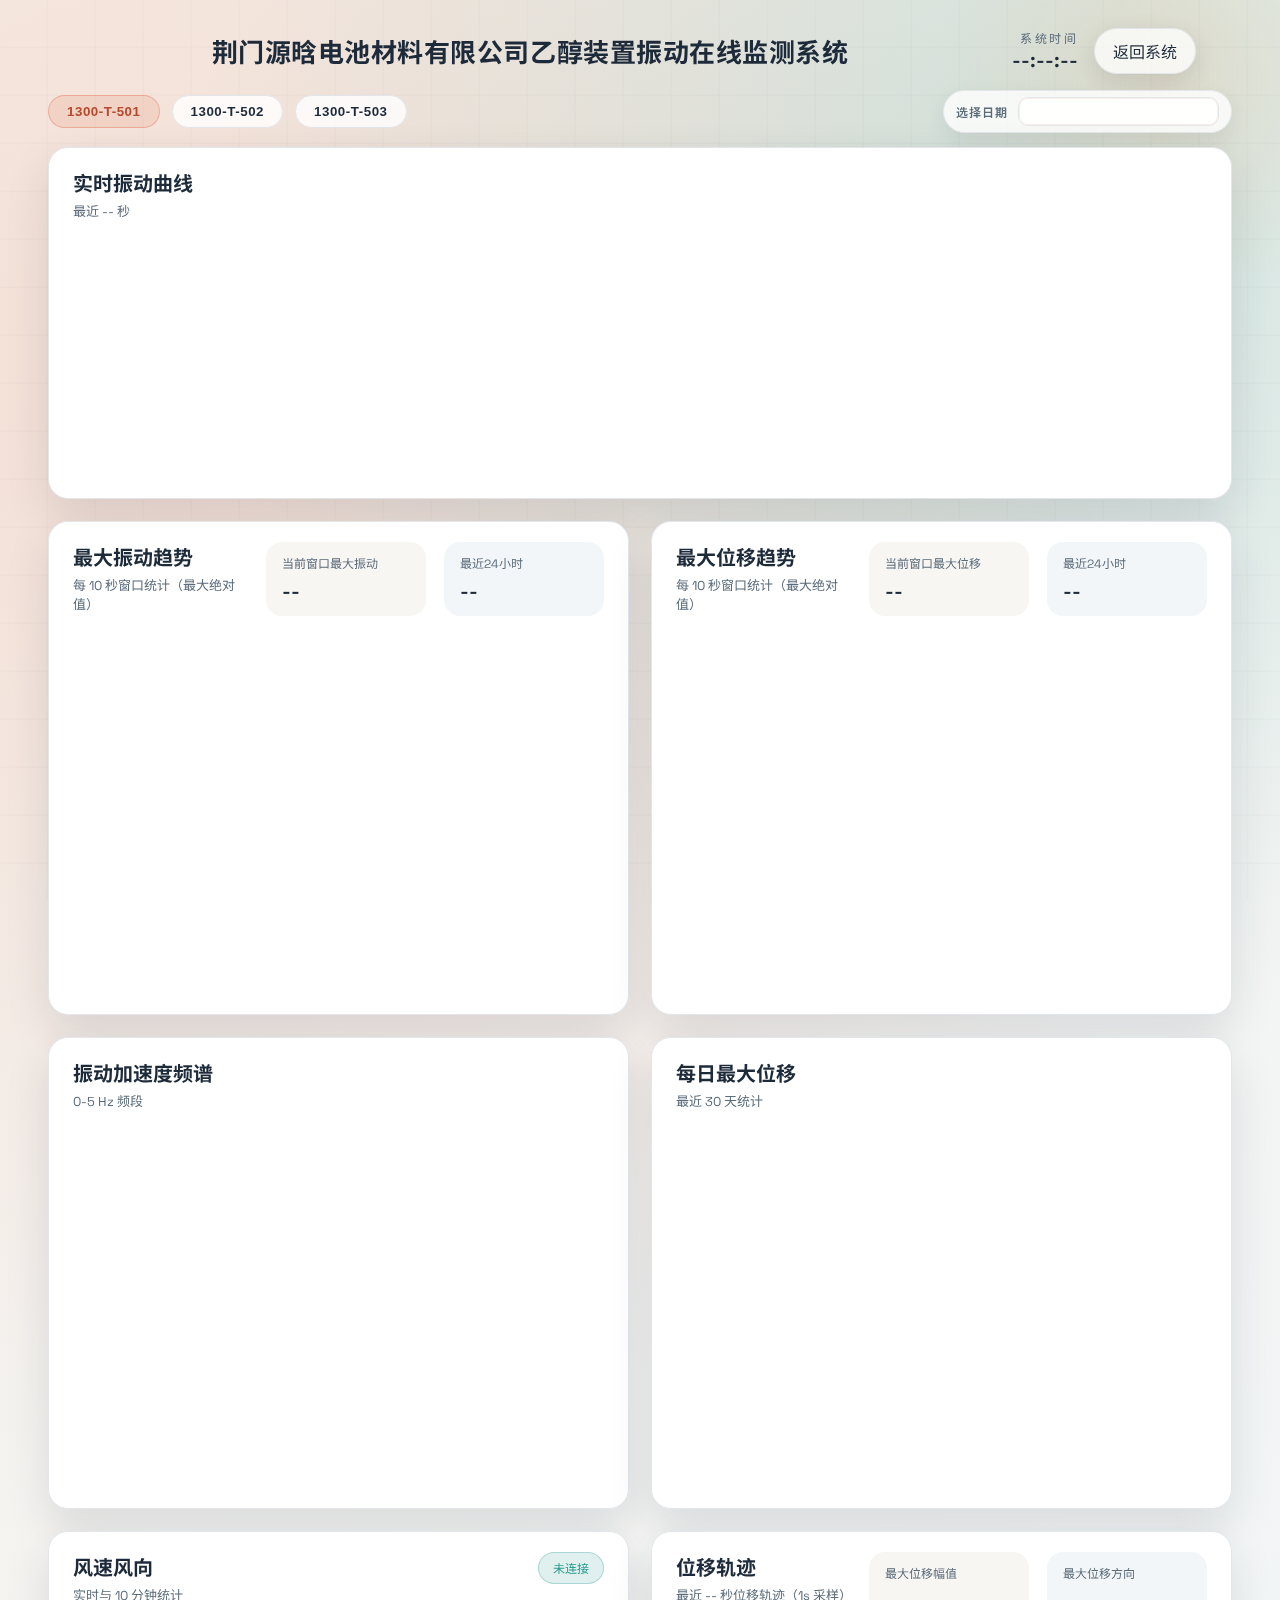
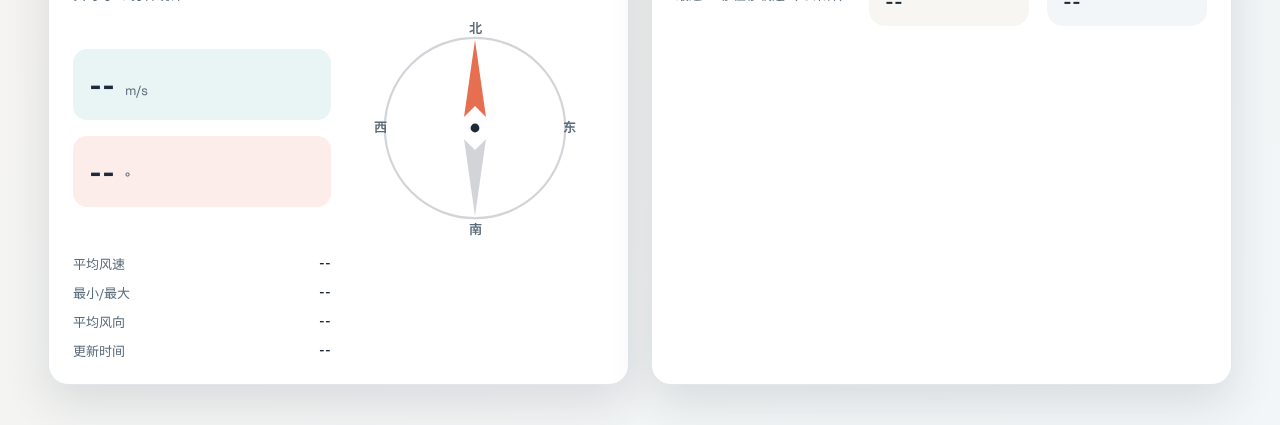
<file: frontend/dashboard.html>
﻿<!DOCTYPE html>
<html lang="zh-CN">
<head>
    <meta charset="UTF-8">
    <meta name="viewport" content="width=device-width, initial-scale=1.0">
    <title>结构监测大屏</title>
    <link rel="preconnect" href="https://fonts.googleapis.com">
    <link rel="preconnect" href="https://fonts.gstatic.com" crossorigin>
    <link href="https://fonts.googleapis.com/css2?family=Noto+Sans+SC:wght@400;500;700&family=Space+Grotesk:wght@400;500;600;700&display=swap" rel="stylesheet">
    <link rel="stylesheet" href="css/dashboard.css">
    <script src="https://cdn.socket.io/4.7.5/socket.io.min.js"></script>
    <script src="https://cdn.plot.ly/plotly-2.27.0.min.js"></script>
</head>

<body>
    <div class="bg-orbit"></div>
    <div class="bg-grid"></div>

    <header class="topbar">
        <div class="brand centered">
            <div class="title">荆门源晗电池材料有限公司乙醇装置振动在线监测系统</div>
        </div>
        <div class="top-actions">
            <div class="clock">
                <div class="clock-label">系统时间</div>
                <div class="clock-value" id="now-time">--:--:--</div>
            </div>
            <a class="ghost-btn" href="index.html">返回系统</a>
        </div>
    </header>

    <div class="tower-tabs">
        <button class="tower-tab active" data-tower="t1">1300-T-501</button>
        <button class="tower-tab" data-tower="t2">1300-T-502</button>
        <button class="tower-tab" data-tower="t3">1300-T-503</button>
        <div class="tower-date">
            <label for="history-date">选择日期</label>
            <div class="tower-date-field">
                <input type="text" id="history-date-display" class="tower-date-display" readonly>
                <input type="date" id="history-date" class="tower-date-input">
            </div>
        </div>
    </div>

    <main class="dashboard-grid">
        <section class="panel span-2">
            <div class="panel-header">
                <div>
                    <h2>实时振动曲线</h2>
                    <p class="panel-sub">最近 <span id="realtime-window-label">--</span> 秒</p>
                </div>
            </div>
            <div id="realtime-vibration" class="chart realtime-chart"></div>
        </section>

        <section class="panel">
            <div class="panel-header">
                <div>
                    <h2>最大振动趋势</h2>
                    <p class="panel-sub">每 <span id="interval-label">10</span> 秒窗口统计（最大绝对值）</p>
                </div>
                <div class="kpi-row">
                    <div class="kpi">
                        <div class="kpi-label">当前窗口最大振动</div>
                        <div class="kpi-value" id="kpi-vibration">--</div>
                    </div>
                    <div class="kpi meta">
                        <div class="kpi-label">最近24小时</div>
                        <div class="kpi-value" id="kpi-window">--</div>
                    </div>
                </div>
            </div>
            <div id="vibration-trend" class="chart"></div>
        </section>

        <section class="panel">
            <div class="panel-header">
                <div>
                    <h2>最大位移趋势</h2>
                    <p class="panel-sub">每 <span class="interval-label">10</span> 秒窗口统计（最大绝对值）</p>
                </div>
                <div class="kpi-row">
                    <div class="kpi">
                        <div class="kpi-label">当前窗口最大位移</div>
                        <div class="kpi-value" id="kpi-displacement">--</div>
                    </div>
                    <div class="kpi meta">
                        <div class="kpi-label">最近24小时</div>
                        <div class="kpi-value" id="kpi-window-2">--</div>
                    </div>
                </div>
            </div>
            <div id="displacement-trend" class="chart"></div>
        </section>

        <section class="panel">
            <div class="panel-header">
                <div>
                    <h2>振动加速度频谱</h2>
                    <p class="panel-sub">0-5 Hz 频段</p>
                </div>
            </div>
            <div id="acc-spectrum" class="chart"></div>
        </section>

        <section class="panel">
            <div class="panel-header">
                <div>
                    <h2>每日最大位移</h2>
                    <p class="panel-sub">最近 30 天统计</p>
                </div>
            </div>
            <div id="daily-disp-chart" class="chart daily-chart"></div>
        </section>

        <section class="panel">
            <div class="panel-header">
                <div>
                    <h2>风速风向</h2>
                    <p class="panel-sub">实时与 10 分钟统计</p>
                </div>
                <span class="status-pill" id="wind-connection">未连接</span>
            </div>
            <div class="wind-grid">
                <div class="wind-summary">
                    <div class="wind-value">
                        <span id="wind-speed">--</span>
                        <small>m/s</small>
                    </div>
                    <div class="wind-dir">
                        <span id="wind-direction">--</span>
                        <small>°</small>
                    </div>
                </div>
                <div class="wind-compass">
                    <svg viewBox="0 0 200 200">
                        <circle cx="100" cy="100" r="82" class="compass-ring"></circle>
                        <circle cx="100" cy="100" r="4" class="compass-center"></circle>
                        <g id="wind-needle">
                            <path d="M100 20 L110 90 L100 80 L90 90 Z" class="needle-core"></path>
                            <path d="M100 180 L110 110 L100 120 L90 110 Z" class="needle-tail"></path>
                        </g>
                        <text x="100" y="14" text-anchor="middle">北</text>
                        <text x="100" y="196" text-anchor="middle">南</text>
                        <text x="14" y="104" text-anchor="middle">西</text>
                        <text x="186" y="104" text-anchor="middle">东</text>
                    </svg>
                </div>
                <div class="wind-stats">
                    <div><span>平均风速</span><strong id="wind-mean">--</strong></div>
                    <div><span>最小/最大</span><strong id="wind-minmax">--</strong></div>
                    <div><span>平均风向</span><strong id="wind-dir-mean">--</strong></div>
                    <div><span>更新时间</span><strong id="wind-updated">--</strong></div>
                </div>
            </div>
        </section>

        <section class="panel">
            <div class="panel-header">
                <div>
                    <h2>位移轨迹</h2>
                    <p class="panel-sub">最近 <span id="traj-window-label">--</span> 秒位移轨迹（1s 采样）</p>
                </div>
                <div class="kpi-row">
                    <div class="kpi">
                        <div class="kpi-label">最大位移幅值</div>
                        <div class="kpi-value" id="traj-max">--</div>
                    </div>
                    <div class="kpi meta">
                        <div class="kpi-label">最大位移方向</div>
                        <div class="kpi-value" id="traj-max-dir">--</div>
                    </div>
                </div>
            </div>
            <div id="disp-trajectory" class="chart trajectory-chart"></div>
        </section>
    </main>

    <script src="js/dashboard.js"></script>
</body>
</html>
</file>
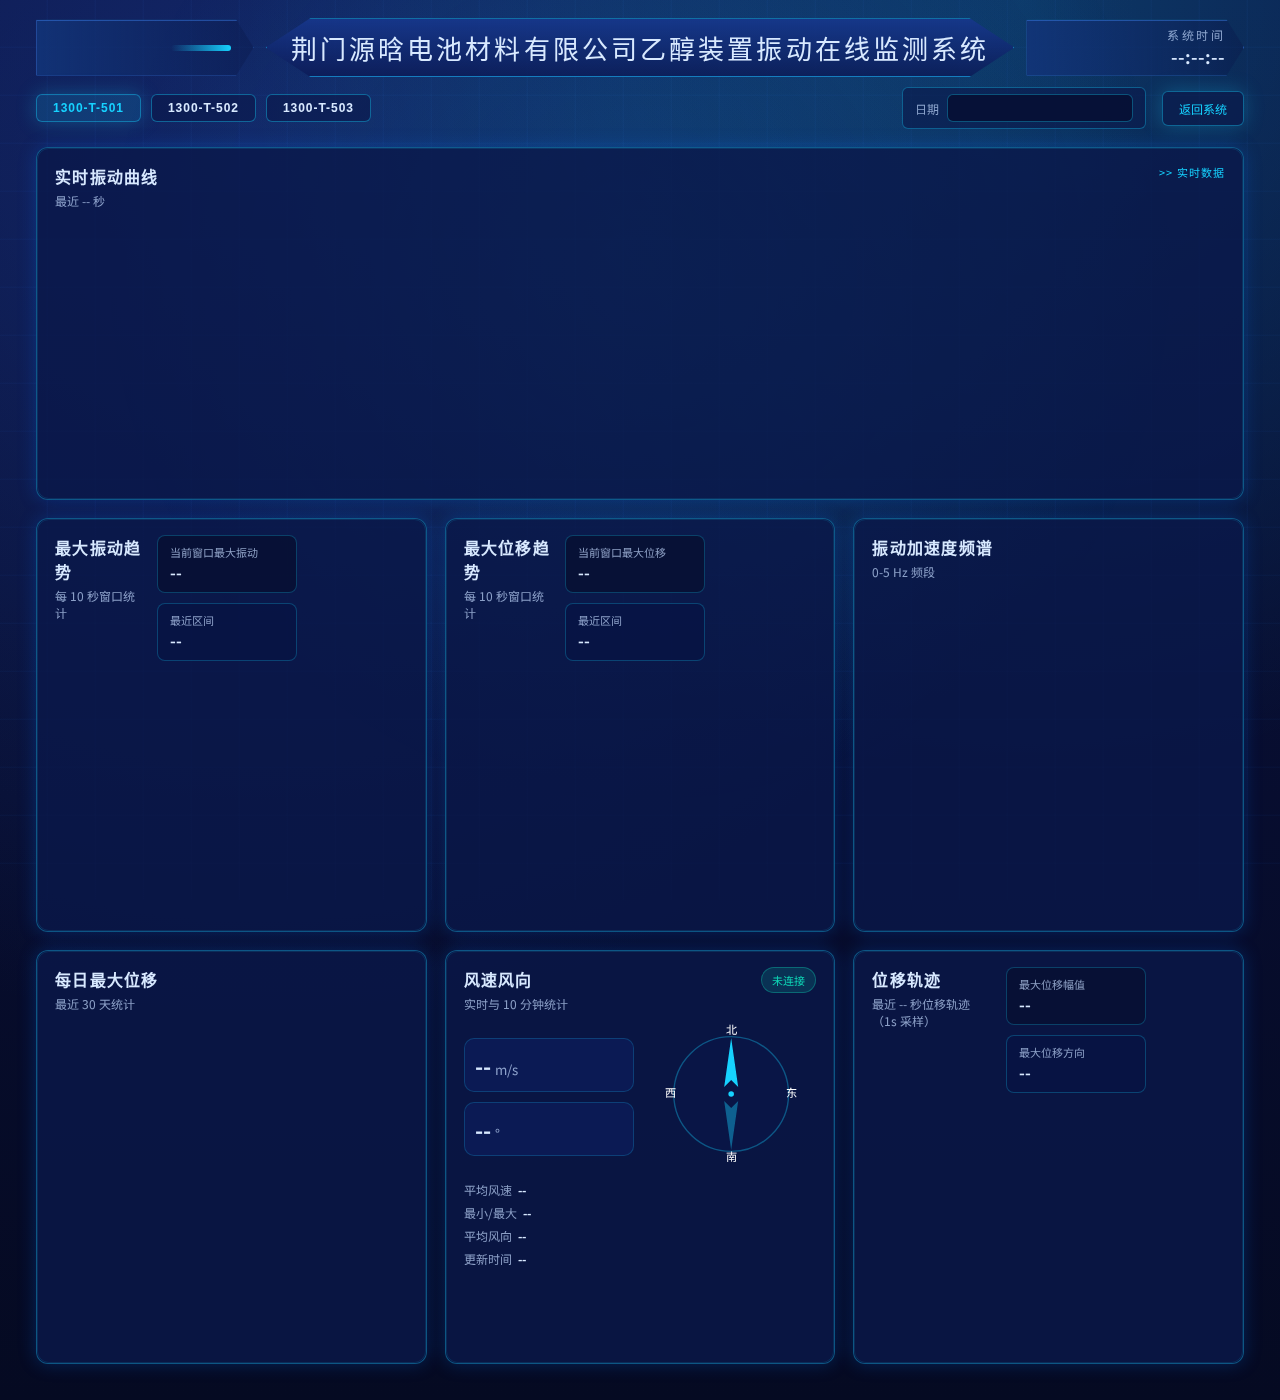
<file: frontend/dashboard2.html>
<!DOCTYPE html>
<html lang="zh-CN">
<head>
    <meta charset="UTF-8">
    <meta name="viewport" content="width=device-width, initial-scale=1.0">
    <title>荆门源晗电池材料有限公司乙醇装置振动在线监测系统</title>
    <link rel="preconnect" href="https://fonts.googleapis.com">
    <link rel="preconnect" href="https://fonts.gstatic.com" crossorigin>
    <link href="https://fonts.googleapis.com/css2?family=Orbitron:wght@500;600;700&family=Noto+Sans+SC:wght@400;500;700&display=swap" rel="stylesheet">
    <link rel="stylesheet" href="css/dashboard2.css">
    <script src="https://cdn.socket.io/4.7.5/socket.io.min.js"></script>
    <script src="https://cdn.plot.ly/plotly-2.27.0.min.js"></script>
</head>
<body>
    <div class="bg-grid"></div>
    <div class="bg-glow"></div>

    <header class="dash2-topbar">
        <div class="bar-left">
            <div class="bar-decoration"></div>
        </div>
        <div class="bar-center">
            <div class="title">荆门源晗电池材料有限公司乙醇装置振动在线监测系统</div>
        </div>
        <div class="bar-right">
            <div class="time-card">
                <div class="time-label">系统时间</div>
                <div class="time-value" id="now-time">--:--:--</div>
            </div>
        </div>
    </header>

    <div class="dash2-toolbar">
        <div class="tower-tabs">
            <button class="tower-tab active" data-tower="t1">1300-T-501</button>
            <button class="tower-tab" data-tower="t2">1300-T-502</button>
            <button class="tower-tab" data-tower="t3">1300-T-503</button>
        </div>
        <div class="tower-date">
            <label for="history-date">日期</label>
            <div class="tower-date-field">
                <input type="text" id="history-date-display" class="tower-date-display" readonly>
                <input type="date" id="history-date" class="tower-date-input">
            </div>
        </div>
        <a class="ghost-btn" href="index.html">返回系统</a>
    </div>

    <main class="dash2-grid">
        <section class="panel panel-hero">
            <div class="panel-header">
                <div>
                    <h2>实时振动曲线</h2>
                    <p class="panel-sub">最近 <span id="realtime-window-label">--</span> 秒</p>
                </div>
                <div class="panel-tag">>> 实时数据</div>
            </div>
            <div id="realtime-vibration" class="chart realtime-chart"></div>
        </section>

        <section class="panel">
            <div class="panel-header">
                <div>
                    <h2>最大振动趋势</h2>
                    <p class="panel-sub">每 <span id="interval-label">10</span> 秒窗口统计</p>
                </div>
                <div class="kpi-row">
                    <div class="kpi">
                        <div class="kpi-label">当前窗口最大振动</div>
                        <div class="kpi-value" id="kpi-vibration">--</div>
                    </div>
                    <div class="kpi meta">
                        <div class="kpi-label">最近区间</div>
                        <div class="kpi-value" id="kpi-window">--</div>
                    </div>
                </div>
            </div>
            <div id="vibration-trend" class="chart"></div>
        </section>

        <section class="panel">
            <div class="panel-header">
                <div>
                    <h2>最大位移趋势</h2>
                    <p class="panel-sub">每 <span class="interval-label">10</span> 秒窗口统计</p>
                </div>
                <div class="kpi-row">
                    <div class="kpi">
                        <div class="kpi-label">当前窗口最大位移</div>
                        <div class="kpi-value" id="kpi-displacement">--</div>
                    </div>
                    <div class="kpi meta">
                        <div class="kpi-label">最近区间</div>
                        <div class="kpi-value" id="kpi-window-2">--</div>
                    </div>
                </div>
            </div>
            <div id="displacement-trend" class="chart"></div>
        </section>

        <section class="panel">
            <div class="panel-header">
                <div>
                    <h2>振动加速度频谱</h2>
                    <p class="panel-sub">0-5 Hz 频段</p>
                </div>
            </div>
            <div id="acc-spectrum" class="chart"></div>
        </section>

        <section class="panel">
            <div class="panel-header">
                <div>
                    <h2>每日最大位移</h2>
                    <p class="panel-sub">最近 30 天统计</p>
                </div>
            </div>
            <div id="daily-disp-chart" class="chart daily-chart"></div>
        </section>

        <section class="panel">
            <div class="panel-header">
                <div>
                    <h2>风速风向</h2>
                    <p class="panel-sub">实时与 10 分钟统计</p>
                </div>
                <span class="status-pill" id="wind-connection">未连接</span>
            </div>
            <div class="wind-grid">
                <div class="wind-summary">
                    <div class="wind-value">
                        <span id="wind-speed">--</span>
                        <small>m/s</small>
                    </div>
                    <div class="wind-dir">
                        <span id="wind-direction">--</span>
                        <small>°</small>
                    </div>
                </div>
                <div class="wind-compass">
                    <svg viewBox="0 0 200 200">
                        <circle cx="100" cy="100" r="82" class="compass-ring"></circle>
                        <circle cx="100" cy="100" r="4" class="compass-center"></circle>
                        <g id="wind-needle">
                            <path d="M100 20 L110 90 L100 80 L90 90 Z" class="needle-core"></path>
                            <path d="M100 180 L110 110 L100 120 L90 110 Z" class="needle-tail"></path>
                        </g>
                        <text x="100" y="14" text-anchor="middle">北</text>
                        <text x="100" y="196" text-anchor="middle">南</text>
                        <text x="14" y="104" text-anchor="middle">西</text>
                        <text x="186" y="104" text-anchor="middle">东</text>
                    </svg>
                </div>
                <div class="wind-stats">
                    <div><span>平均风速</span><strong id="wind-mean">--</strong></div>
                    <div><span>最小/最大</span><strong id="wind-minmax">--</strong></div>
                    <div><span>平均风向</span><strong id="wind-dir-mean">--</strong></div>
                    <div><span>更新时间</span><strong id="wind-updated">--</strong></div>
                </div>
            </div>
        </section>

        <section class="panel">
            <div class="panel-header">
                <div>
                    <h2>位移轨迹</h2>
                    <p class="panel-sub">最近 <span id="traj-window-label">--</span> 秒位移轨迹（1s 采样）</p>
                </div>
                <div class="kpi-row">
                    <div class="kpi">
                        <div class="kpi-label">最大位移幅值</div>
                        <div class="kpi-value" id="traj-max">--</div>
                    </div>
                    <div class="kpi meta">
                        <div class="kpi-label">最大位移方向</div>
                        <div class="kpi-value" id="traj-max-dir">--</div>
                    </div>
                </div>
            </div>
            <div id="disp-trajectory" class="chart trajectory-chart"></div>
        </section>
    </main>

    <script src="js/dashboard2.js"></script>
</body>
</html>
</file>
<file: frontend/css/dashboard.css>
:root {
    --bg: #f6f1ea;
    --panel: #ffffff;
    --ink: #1d2a3a;
    --muted: #5a6b7a;
    --line: #e2e6ea;
    --accent: #e76f51;
    --accent-2: #2a9d8f;
    --accent-3: #f4a261;
    --shadow: 0 18px 45px rgba(29, 42, 58, 0.12);
}

* {
    box-sizing: border-box;
    margin: 0;
    padding: 0;
}

body {
    font-family: "Space Grotesk", "Noto Sans SC", sans-serif;
    color: var(--ink);
    min-height: 100vh;
    background: radial-gradient(circle at 15% 20%, rgba(231, 111, 81, 0.15), transparent 55%),
                radial-gradient(circle at 80% 10%, rgba(42, 157, 143, 0.18), transparent 40%),
                linear-gradient(135deg, #f6f1ea 0%, #f2f6f8 100%);
    overflow-x: hidden;
}

.bg-orbit {
    position: fixed;
    width: 480px;
    height: 480px;
    border-radius: 50%;
    background: radial-gradient(circle, rgba(244, 162, 97, 0.18), transparent 65%);
    top: -160px;
    right: -120px;
    z-index: 0;
}

.bg-grid {
    position: fixed;
    inset: 0;
    background-image: linear-gradient(transparent 94%, rgba(29, 42, 58, 0.05) 100%),
                      linear-gradient(90deg, transparent 94%, rgba(29, 42, 58, 0.05) 100%);
    background-size: 48px 48px;
    opacity: 0.4;
    z-index: 0;
}

.topbar {
    position: relative;
    z-index: 1;
    display: flex;
    justify-content: space-between;
    align-items: center;
    padding: 28px 48px 16px;
}

.brand .title {
    font-size: 28px;
    font-weight: 700;
    letter-spacing: 0.04em;
}

.brand.centered {
    flex: 1;
    text-align: center;
}

.brand.centered .title {
    font-size: 26px;
    letter-spacing: 0.02em;
}

.top-actions {
    min-width: 220px;
}

.top-actions {
    display: flex;
    align-items: center;
    gap: 16px;
}

.clock {
    text-align: right;
}

.clock-label {
    font-size: 12px;
    color: var(--muted);
    letter-spacing: 0.2em;
    text-transform: uppercase;
}

.clock-value {
    font-size: 20px;
    font-weight: 600;
}

.ghost-btn {
    padding: 10px 18px;
    border-radius: 999px;
    border: 1px solid var(--line);
    color: var(--ink);
    text-decoration: none;
    background: rgba(255, 255, 255, 0.75);
    box-shadow: 0 8px 24px rgba(29, 42, 58, 0.12);
    transition: transform 0.2s ease, box-shadow 0.2s ease;
}

.ghost-btn:hover {
    transform: translateY(-2px);
    box-shadow: 0 12px 30px rgba(29, 42, 58, 0.2);
}

.ghost-btn.small {
    padding: 6px 14px;
    font-size: 12px;
}

.tower-tabs {
    position: relative;
    z-index: 1;
    display: flex;
    gap: 12px;
    align-items: center;
    padding: 0 48px 14px;
}

.tower-tab {
    border: 1px solid var(--line);
    background: rgba(255, 255, 255, 0.8);
    color: var(--ink);
    border-radius: 999px;
    padding: 8px 18px;
    font-weight: 600;
    letter-spacing: 0.04em;
    transition: transform 0.2s ease, box-shadow 0.2s ease, background 0.2s ease;
}

.tower-tab:hover {
    transform: translateY(-2px);
    box-shadow: 0 10px 24px rgba(29, 42, 58, 0.12);
}

.tower-tab.active {
    background: rgba(231, 111, 81, 0.15);
    border-color: rgba(231, 111, 81, 0.4);
    color: #b4492e;
}

.tower-date {
    margin-left: auto;
    display: flex;
    align-items: center;
    gap: 10px;
    font-size: 13px;
    color: var(--muted);
    padding: 6px 12px;
    border-radius: 999px;
    border: 1px solid var(--line);
    background: rgba(255, 255, 255, 0.8);
    box-shadow: 0 8px 22px rgba(29, 42, 58, 0.08);
}

.tower-date label {
    font-weight: 600;
    letter-spacing: 0.08em;
    text-transform: uppercase;
    font-size: 12px;
}

.tower-date-field {
    position: relative;
}

.tower-date-display {
    border: 1px solid var(--line);
    border-radius: 10px;
    padding: 6px 12px;
    background: rgba(255, 255, 255, 0.9);
    font-size: 13px;
    font-weight: 600;
    color: var(--ink);
    box-shadow: inset 0 0 0 1px rgba(231, 111, 81, 0.12);
    min-width: 132px;
    cursor: pointer;
}

.tower-date-input {
    position: absolute;
    inset: 0;
    width: 100%;
    height: 100%;
    opacity: 0;
    pointer-events: none;
}

.dashboard-grid {
    position: relative;
    z-index: 1;
    display: grid;
    grid-template-columns: 1fr 1fr;
    grid-auto-rows: minmax(220px, auto);
    gap: 22px;
    padding: 0 48px 40px;
}

.panel {
    background: var(--panel);
    border: 1px solid var(--line);
    border-radius: 20px;
    padding: 20px 24px 24px;
    box-shadow: var(--shadow);
    animation: rise 0.6s ease both;
}

.panel:nth-child(2) {
    animation-delay: 0.05s;
}

.panel:nth-child(3) {
    animation-delay: 0.1s;
}

.panel:nth-child(4) {
    animation-delay: 0.15s;
}

.panel-header {
    display: flex;
    justify-content: space-between;
    align-items: flex-start;
    gap: 16px;
    margin-bottom: 14px;
}

.panel-header h2 {
    font-size: 20px;
    margin-bottom: 4px;
}

.panel-sub {
    color: var(--muted);
    font-size: 13px;
}

.span-2 {
    grid-column: span 2;
}

.chart {
    width: 100%;
    height: 360px;
}

.daily-chart {
    height: 300px;
}

.trajectory-chart {
    height: 320px;
}

.realtime-chart {
    height: 240px;
}

.kpi-row {
    display: flex;
    gap: 18px;
}

.kpi {
    background: #f8f6f3;
    border-radius: 16px;
    padding: 12px 16px;
    min-width: 160px;
}

.kpi.meta {
    background: #f3f6f8;
}

.kpi-label {
    font-size: 12px;
    color: var(--muted);
    margin-bottom: 6px;
}

.kpi-value {
    font-size: 20px;
    font-weight: 600;
}

.status-pill {
    padding: 6px 14px;
    border-radius: 999px;
    font-size: 12px;
    background: rgba(42, 157, 143, 0.15);
    color: var(--accent-2);
    border: 1px solid rgba(42, 157, 143, 0.3);
    white-space: nowrap;
}

.status-pill.soft {
    background: rgba(231, 111, 81, 0.12);
    color: var(--accent);
    border-color: rgba(231, 111, 81, 0.3);
}

.wind-grid {
    display: grid;
    grid-template-columns: 1fr 1fr;
    gap: 16px;
    align-items: center;
}

.wind-summary {
    display: grid;
    gap: 16px;
}

.wind-value,
.wind-dir {
    padding: 16px;
    border-radius: 14px;
    background: rgba(42, 157, 143, 0.1);
}

.wind-dir {
    background: rgba(231, 111, 81, 0.12);
}

.wind-value span,
.wind-dir span {
    font-size: 30px;
    font-weight: 700;
}

.wind-value small,
.wind-dir small {
    color: var(--muted);
    margin-left: 6px;
}

.wind-compass {
    display: flex;
    align-items: center;
    justify-content: center;
}

.wind-compass svg {
    width: 100%;
    max-width: 220px;
}

.compass-ring {
    fill: none;
    stroke: rgba(29, 42, 58, 0.2);
    stroke-width: 2;
}

.compass-center {
    fill: var(--ink);
}

.needle-core {
    fill: var(--accent);
}

.needle-tail {
    fill: rgba(29, 42, 58, 0.2);
}

.wind-compass text {
    font-size: 12px;
    fill: var(--muted);
    font-weight: 600;
}

.wind-stats {
    display: grid;
    gap: 10px;
}

.wind-stats div {
    display: flex;
    justify-content: space-between;
    font-size: 13px;
    color: var(--muted);
}

.wind-stats strong {
    color: var(--ink);
    font-weight: 600;
}

.fatigue-panel {
    min-height: 420px;
}

.fatigue-board {
    display: grid;
    grid-template-columns: 1fr;
    gap: 16px;
}

.fatigue-card {
    padding: 16px;
    border-radius: 16px;
    border: 1px solid var(--line);
    background: #faf8f5;
    display: grid;
    gap: 8px;
    min-height: 260px;
}

.fatigue-row {
    display: grid;
    grid-template-columns: 1fr 1.4fr;
    gap: 18px;
    align-items: center;
}

.fatigue-metrics {
    display: grid;
    gap: 10px;
}

.fatigue-polar {
    width: 100%;
    height: 240px;
}

.fatigue-title {
    font-size: 16px;
    font-weight: 600;
}

.fatigue-meta {
    color: var(--muted);
    font-size: 12px;
}

.fatigue-metric {
    display: flex;
    justify-content: space-between;
    font-size: 13px;
}

.fatigue-metric strong {
    color: var(--ink);
}

.empty-state {
    padding: 20px;
    border-radius: 16px;
    border: 1px dashed var(--line);
    color: var(--muted);
    background: rgba(255, 255, 255, 0.6);
    text-align: center;
}

@keyframes rise {
    from {
        opacity: 0;
        transform: translateY(12px);
    }
    to {
        opacity: 1;
        transform: translateY(0);
    }
}

@media (max-width: 1100px) {
    .dashboard-grid {
        grid-template-columns: 1fr;
    }

    .span-2 {
        grid-column: span 1;
    }

    .kpi-row {
        flex-direction: column;
    }

    .panel-header {
        flex-direction: column;
        align-items: flex-start;
    }

    .topbar {
        flex-direction: column;
        align-items: flex-start;
        gap: 16px;
    }
}

@media (max-width: 700px) {
    .topbar,
    .dashboard-grid,
    .tower-tabs {
        padding: 16px;
    }

    .wind-grid {
        grid-template-columns: 1fr;
    }

    .chart {
        height: 300px;
    }

    .fatigue-row {
        grid-template-columns: 1fr;
    }
}
</file>
<file: frontend/css/dashboard2.css>
:root {
    --bg: #0b1440;
    --panel: rgba(10, 24, 74, 0.8);
    --ink: #d8e9ff;
    --muted: rgba(197, 220, 255, 0.7);
    --line: rgba(65, 140, 255, 0.35);
    --accent: #16d2ff;
    --accent-2: #0ed5b5;
    --accent-3: #2d6bff;
    --glow: 0 0 20px rgba(22, 210, 255, 0.25);
}

* {
    box-sizing: border-box;
    margin: 0;
    padding: 0;
}

body {
    font-family: "Noto Sans SC", sans-serif;
    color: var(--ink);
    min-height: 100vh;
    background: radial-gradient(circle at 20% 10%, rgba(35, 80, 180, 0.35), transparent 55%),
                radial-gradient(circle at 80% 0%, rgba(22, 210, 255, 0.2), transparent 45%),
                linear-gradient(180deg, #0a1140 0%, #050a22 100%);
    overflow-x: hidden;
}

.bg-grid {
    position: fixed;
    inset: 0;
    background-image:
        linear-gradient(transparent 95%, rgba(65, 140, 255, 0.12) 100%),
        linear-gradient(90deg, transparent 95%, rgba(65, 140, 255, 0.12) 100%);
    background-size: 48px 48px;
    opacity: 0.45;
    z-index: 0;
}

.bg-glow {
    position: fixed;
    inset: 0;
    background: radial-gradient(circle at 50% 30%, rgba(22, 210, 255, 0.12), transparent 60%);
    z-index: 0;
}

.dash2-topbar {
    position: relative;
    z-index: 1;
    display: grid;
    grid-template-columns: 1fr auto 1fr;
    align-items: center;
    padding: 18px 36px 10px;
    gap: 12px;
}

.bar-left,
.bar-right {
    height: 56px;
    border: 1px solid rgba(65, 140, 255, 0.4);
    background: linear-gradient(90deg, rgba(18, 52, 120, 0.9), rgba(10, 24, 74, 0.4));
    clip-path: polygon(0 0, 92% 0, 100% 50%, 92% 100%, 0 100%);
    box-shadow: var(--glow);
}

.bar-right {
    display: flex;
    align-items: center;
    justify-content: flex-end;
    padding-right: 18px;
}

.bar-decoration {
    height: 100%;
    position: relative;
}

.bar-decoration::after {
    content: "";
    position: absolute;
    right: 22px;
    top: 50%;
    width: 60px;
    height: 6px;
    background: linear-gradient(90deg, transparent, var(--accent));
    transform: translateY(-50%);
    border-radius: 999px;
}

.bar-center {
    text-align: center;
    padding: 10px 24px;
    border: 1px solid rgba(22, 210, 255, 0.45);
    background: linear-gradient(180deg, rgba(23, 55, 140, 0.9), rgba(12, 26, 86, 0.8));
    clip-path: polygon(6% 0, 94% 0, 100% 50%, 94% 100%, 6% 100%, 0 50%);
    box-shadow: var(--glow);
}

.bar-center .title {
    font-family: "Orbitron", sans-serif;
    font-size: 26px;
    letter-spacing: 0.12em;
}

.bar-center .subtitle {
    margin-top: 4px;
    font-size: 14px;
    color: var(--accent);
}

.time-card {
    text-align: right;
}

.time-label {
    font-size: 12px;
    color: var(--muted);
    letter-spacing: 0.2em;
}

.time-value {
    font-size: 18px;
    font-weight: 600;
}

.dash2-toolbar {
    position: relative;
    z-index: 1;
    display: flex;
    align-items: center;
    gap: 16px;
    padding: 0 36px 18px;
}

.tower-tabs {
    display: flex;
    gap: 10px;
}

.tower-tab {
    border: 1px solid rgba(22, 210, 255, 0.4);
    background: rgba(10, 24, 74, 0.6);
    color: var(--ink);
    border-radius: 6px;
    padding: 6px 16px;
    font-weight: 600;
    letter-spacing: 0.08em;
    transition: transform 0.2s ease, box-shadow 0.2s ease;
    text-transform: uppercase;
    font-size: 12px;
}

.tower-tab.active {
    background: rgba(22, 210, 255, 0.15);
    color: var(--accent);
    box-shadow: var(--glow);
}

.tower-date {
    margin-left: auto;
    display: flex;
    align-items: center;
    gap: 8px;
    padding: 6px 12px;
    border: 1px solid rgba(22, 210, 255, 0.35);
    border-radius: 6px;
    background: rgba(10, 24, 74, 0.6);
    color: var(--muted);
    font-size: 12px;
}

.tower-date-field {
    position: relative;
}

.tower-date-display {
    border: 1px solid rgba(22, 210, 255, 0.35);
    border-radius: 6px;
    padding: 6px 12px;
    background: rgba(7, 16, 52, 0.9);
    font-size: 12px;
    font-weight: 600;
    color: var(--ink);
    min-width: 120px;
    cursor: pointer;
}

.tower-date-input {
    position: absolute;
    inset: 0;
    width: 100%;
    height: 100%;
    opacity: 0;
    pointer-events: none;
}

.ghost-btn {
    padding: 8px 16px;
    border-radius: 6px;
    border: 1px solid rgba(22, 210, 255, 0.4);
    color: var(--accent);
    text-decoration: none;
    background: rgba(10, 24, 74, 0.6);
    box-shadow: var(--glow);
    font-size: 12px;
}

.dash2-grid {
    position: relative;
    z-index: 1;
    display: grid;
    grid-template-columns: repeat(12, 1fr);
    gap: 18px;
    padding: 0 36px 36px;
}

.panel {
    grid-column: span 4;
    background: var(--panel);
    border: 1px solid rgba(22, 210, 255, 0.35);
    box-shadow: 0 0 18px rgba(0, 110, 255, 0.25);
    border-radius: 12px;
    padding: 16px 18px 18px;
    position: relative;
    overflow: hidden;
}

.panel::before {
    content: "";
    position: absolute;
    inset: 0;
    border: 1px solid rgba(22, 210, 255, 0.12);
    border-radius: 12px;
    pointer-events: none;
}

.panel-hero {
    grid-column: span 12;
    min-height: 320px;
}

.panel-header {
    display: flex;
    align-items: flex-start;
    justify-content: space-between;
    gap: 12px;
    margin-bottom: 12px;
}

.panel-header h2 {
    font-family: "Orbitron", sans-serif;
    font-size: 16px;
    letter-spacing: 0.08em;
}

.panel-sub {
    font-size: 12px;
    color: var(--muted);
    margin-top: 4px;
}

.panel-tag {
    font-size: 11px;
    color: var(--accent);
    letter-spacing: 0.1em;
}

.chart {
    width: 100%;
    height: 240px;
}

.realtime-chart {
    height: 260px;
}

.daily-chart {
    height: 220px;
}

.trajectory-chart {
    height: 240px;
}

.kpi-row {
    display: flex;
    gap: 10px;
    flex-wrap: wrap;
}

.kpi {
    background: rgba(7, 16, 52, 0.85);
    border: 1px solid rgba(22, 210, 255, 0.25);
    padding: 8px 12px;
    border-radius: 8px;
    min-width: 140px;
}

.kpi.meta {
    background: rgba(7, 20, 68, 0.75);
}

.kpi-label {
    font-size: 11px;
    color: var(--muted);
}

.kpi-value {
    font-size: 16px;
    font-weight: 600;
}

.status-pill {
    padding: 4px 10px;
    border-radius: 999px;
    font-size: 11px;
    background: rgba(14, 213, 181, 0.15);
    color: var(--accent-2);
    border: 1px solid rgba(14, 213, 181, 0.35);
    white-space: nowrap;
}

.wind-grid {
    display: grid;
    grid-template-columns: 1fr 1fr;
    gap: 12px;
    align-items: center;
}

.wind-summary {
    display: grid;
    gap: 10px;
}

.wind-value,
.wind-dir {
    padding: 10px;
    border-radius: 10px;
    background: rgba(12, 28, 88, 0.85);
    border: 1px solid rgba(22, 210, 255, 0.2);
}

.wind-value span,
.wind-dir span {
    font-size: 22px;
    font-weight: 700;
}

.wind-value small,
.wind-dir small {
    color: var(--muted);
}

.wind-compass svg {
    width: 100%;
    height: 140px;
    color: var(--muted);
}

.wind-compass text {
    fill: #ffffff;
}

.compass-ring {
    fill: rgba(10, 24, 74, 0.6);
    stroke: rgba(22, 210, 255, 0.35);
    stroke-width: 2;
}

.compass-center {
    fill: var(--accent);
}

.needle-core {
    fill: var(--accent);
}

.needle-tail {
    fill: rgba(22, 210, 255, 0.4);
}

.wind-stats {
    display: grid;
    gap: 6px;
    font-size: 12px;
    color: var(--muted);
}

.wind-stats strong {
    color: var(--ink);
    margin-left: 6px;
}

@media (max-width: 1200px) {
    .panel {
        grid-column: span 6;
    }
    .panel-hero {
        grid-column: span 12;
    }
}

@media (max-width: 900px) {
    .dash2-topbar {
        grid-template-columns: 1fr;
        gap: 10px;
    }
    .bar-left,
    .bar-right {
        display: none;
    }
    .dash2-toolbar {
        flex-direction: column;
        align-items: flex-start;
    }
    .panel {
        grid-column: span 12;
    }
    .wind-grid {
        grid-template-columns: 1fr;
    }
}
</file>
